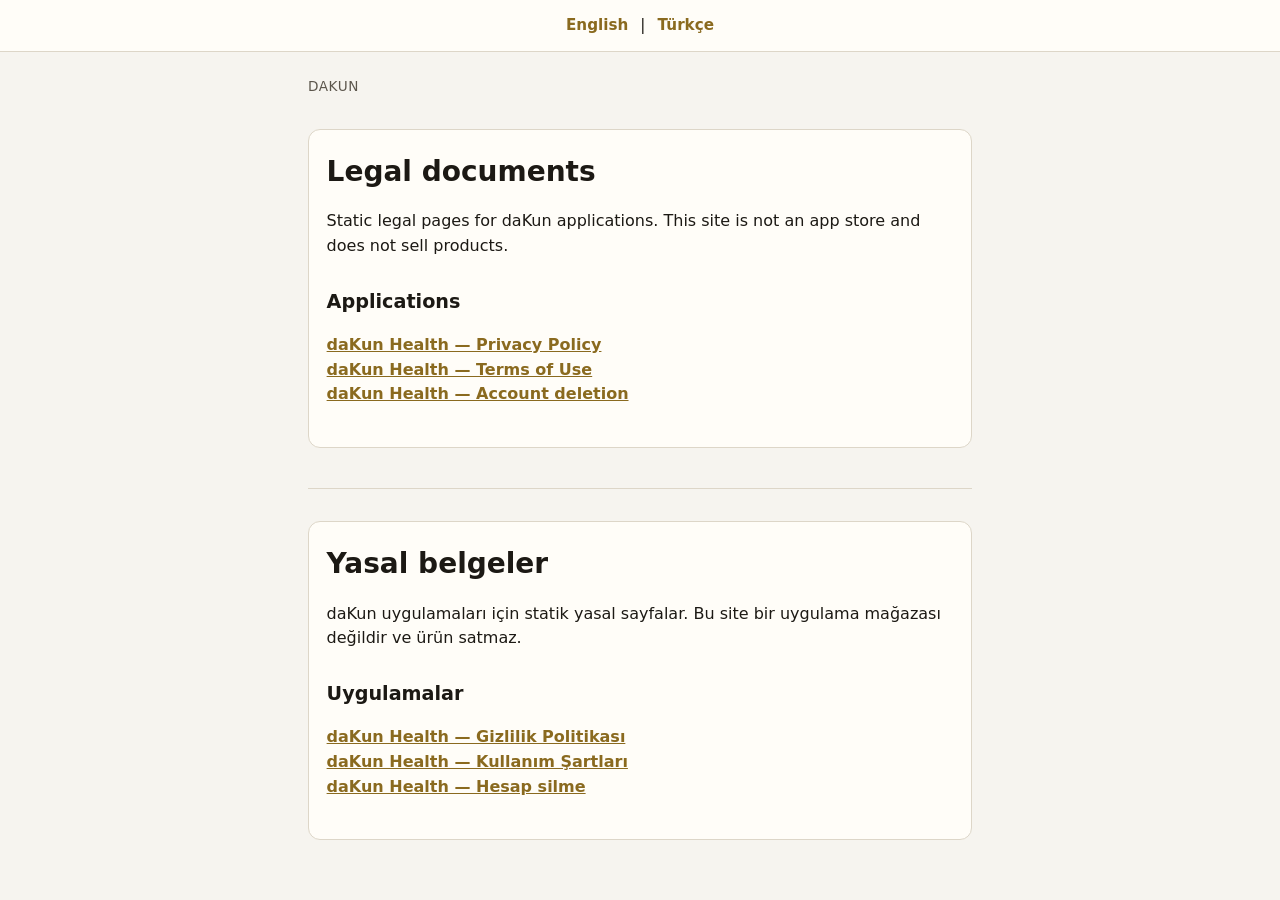
<file: index.html>
<!DOCTYPE html>
<html lang="en">
  <head>
    <meta charset="utf-8" />
    <meta name="viewport" content="width=device-width, initial-scale=1" />
    <title>daKun — legal</title>
    <link rel="stylesheet" href="assets/legal.css" />
  </head>
  <body>
    <nav class="lang-nav" aria-label="Language">
      <a href="#en">English</a>
      <span aria-hidden="true">|</span>
      <a href="#tr">Türkçe</a>
    </nav>
    <main class="wrap">
      <p class="site-kicker">daKun</p>

      <section id="en" lang="en">
        <h1>Legal documents</h1>
        <p>
          Static legal pages for daKun applications. This site is not an app
          store and does not sell products.
        </p>
        <h2>Applications</h2>
        <ul class="app-list">
          <li>
            <a href="health/privacy.html#en">daKun Health — Privacy Policy</a>
          </li>
          <li>
            <a href="health/terms.html#en">daKun Health — Terms of Use</a>
          </li>
          <li>
            <a href="health/account-deletion.html#en">daKun Health — Account deletion</a>
          </li>
        </ul>
      </section>

      <hr class="lang-split" />

      <section id="tr" lang="tr">
        <h1>Yasal belgeler</h1>
        <p>
          daKun uygulamaları için statik yasal sayfalar. Bu site bir uygulama
          mağazası değildir ve ürün satmaz.
        </p>
        <h2>Uygulamalar</h2>
        <ul class="app-list">
          <li>
            <a href="health/privacy.html#tr">daKun Health — Gizlilik Politikası</a>
          </li>
          <li>
            <a href="health/terms.html#tr">daKun Health — Kullanım Şartları</a>
          </li>
          <li>
            <a href="health/account-deletion.html#tr">daKun Health — Hesap silme</a>
          </li>
        </ul>
      </section>
    </main>
  </body>
</html>
</file>
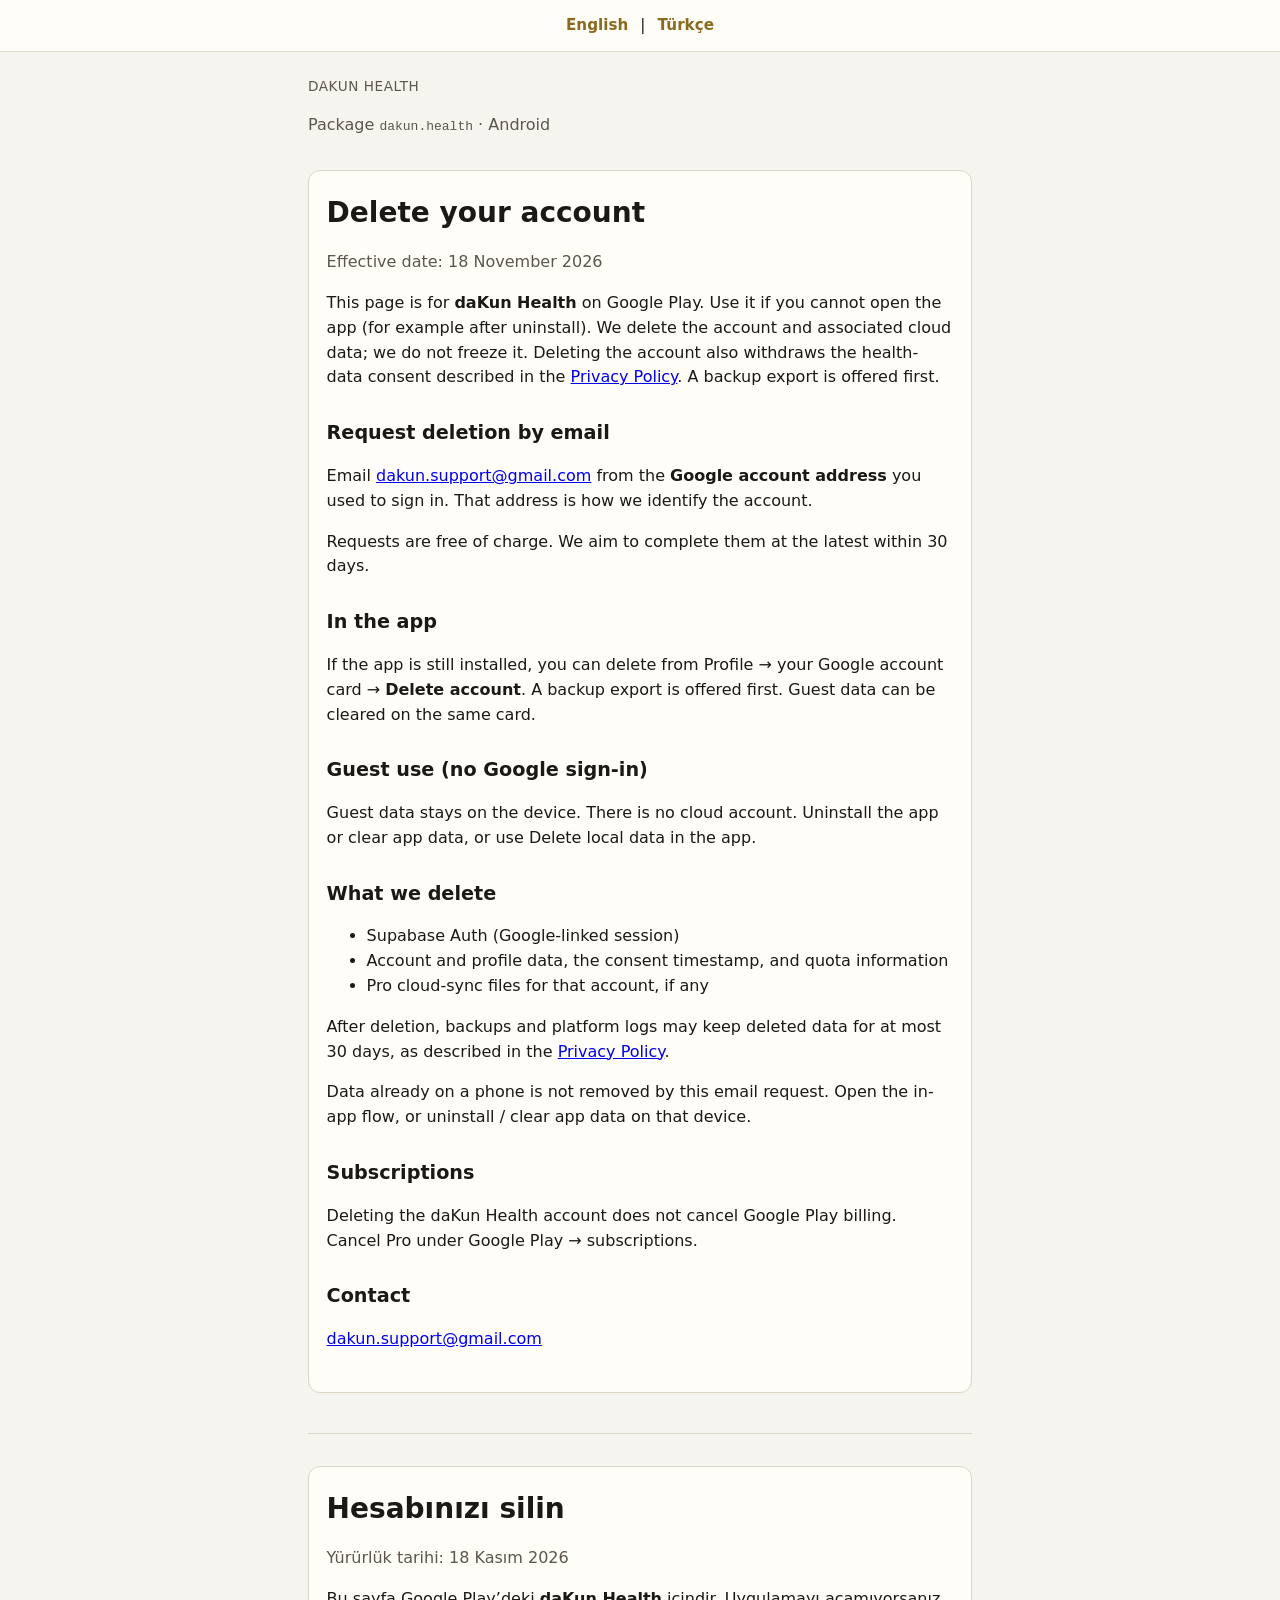
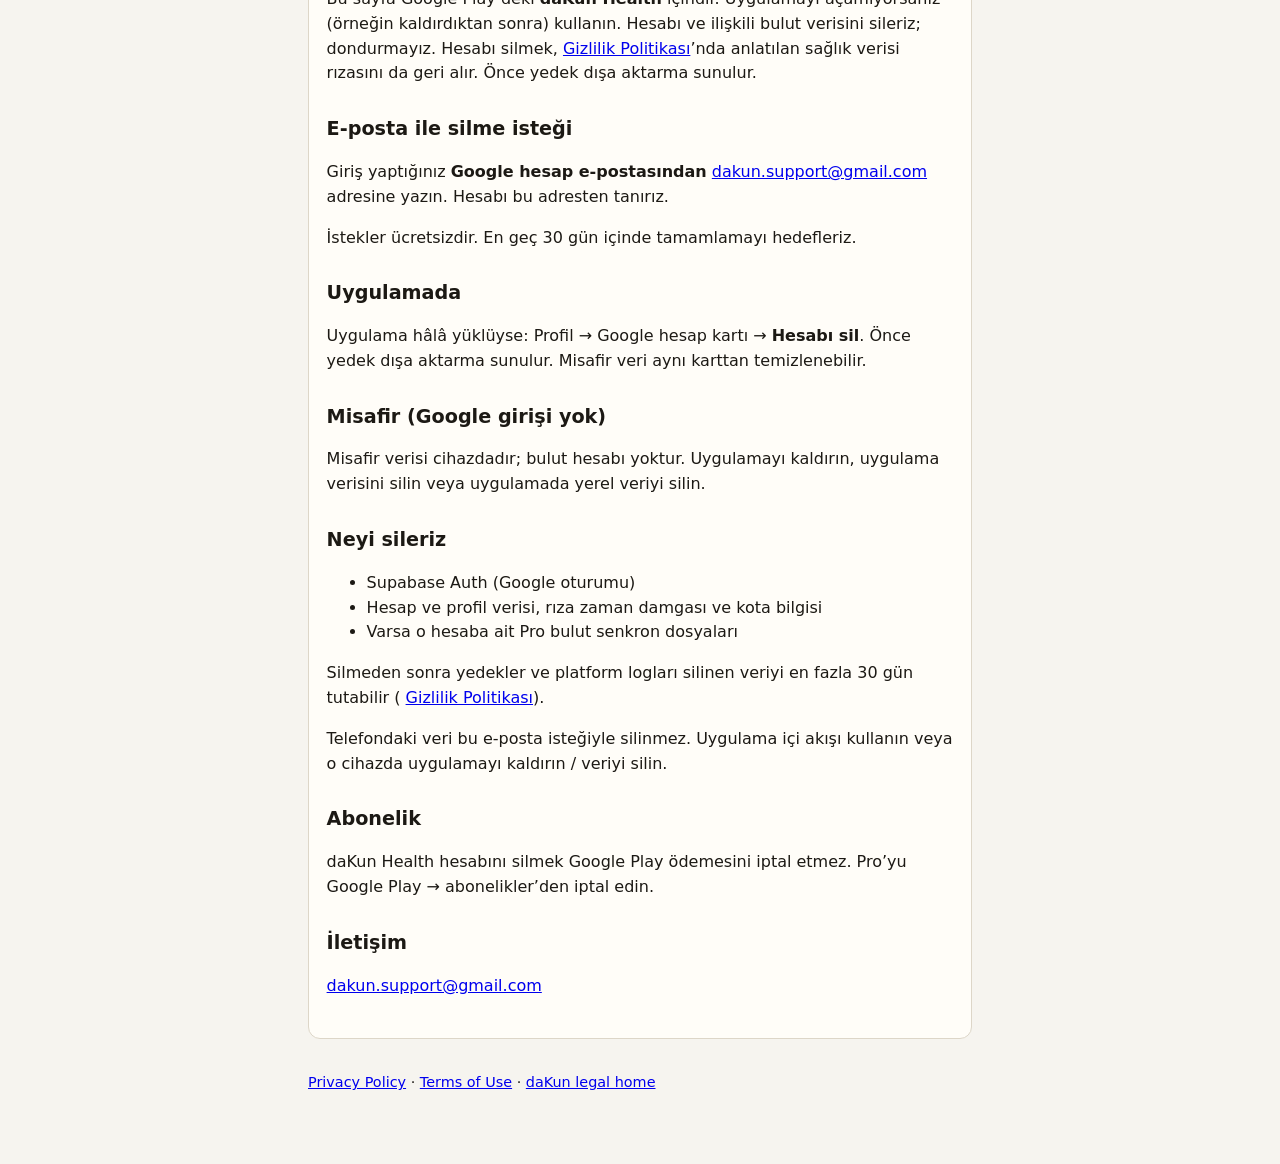
<file: health/account-deletion.html>
<!DOCTYPE html>
<html lang="en">
  <head>
    <meta charset="utf-8" />
    <meta name="viewport" content="width=device-width, initial-scale=1" />
    <title>daKun Health — Account deletion</title>
    <link rel="stylesheet" href="../assets/legal.css" />
  </head>
  <body>
    <nav class="lang-nav" aria-label="Language">
      <a href="#en">English</a>
      <span aria-hidden="true">|</span>
      <a href="#tr">Türkçe</a>
    </nav>
    <main class="wrap">
      <p class="site-kicker">daKun Health</p>
      <p class="muted">Package <code>dakun.health</code> · Android</p>

      <section id="en" lang="en">
        <h1>Delete your account</h1>
        <p class="effective">Effective date: 18 November 2026</p>
        <p>
          This page is for <strong>daKun Health</strong> on Google Play. Use it
          if you cannot open the app (for example after uninstall). We delete
          the account and associated cloud data; we do not freeze it. Deleting
          the account also withdraws the health-data consent described in the
          <a href="privacy.html">Privacy Policy</a>. A backup export is
          offered first.
        </p>

        <h2>Request deletion by email</h2>
        <p>
          Email
          <a
            href="mailto:dakun.support@gmail.com?subject=daKun%20Health%20account%20deletion"
            >dakun.support@gmail.com</a
          >
          from the <strong>Google account address</strong> you used to sign in.
          That address is how we identify the account.
        </p>
        <p>
          Requests are free of charge. We aim to complete them at the latest
          within 30 days.
        </p>

        <h2>In the app</h2>
        <p>
          If the app is still installed, you can delete from Profile → your
          Google account card → <strong>Delete account</strong>. A backup
          export is offered first. Guest data can be cleared on the same card.
        </p>

        <h2>Guest use (no Google sign-in)</h2>
        <p>
          Guest data stays on the device. There is no cloud account. Uninstall
          the app or clear app data, or use Delete local data in the app.
        </p>

        <h2>What we delete</h2>
        <ul>
          <li>Supabase Auth (Google-linked session)</li>
          <li>Account and profile data, the consent timestamp, and quota information</li>
          <li>Pro cloud-sync files for that account, if any</li>
        </ul>
        <p>
          After deletion, backups and platform logs may keep deleted data for
          at most 30 days, as described in the
          <a href="privacy.html">Privacy Policy</a>.
        </p>
        <p>
          Data already on a phone is not removed by this email request. Open
          the in-app flow, or uninstall / clear app data on that device.
        </p>

        <h2>Subscriptions</h2>
        <p>
          Deleting the daKun Health account does not cancel Google Play
          billing. Cancel Pro under Google Play → subscriptions.
        </p>

        <h2>Contact</h2>
        <p>
          <a href="mailto:dakun.support@gmail.com">dakun.support@gmail.com</a>
        </p>
      </section>

      <hr class="lang-split" />

      <section id="tr" lang="tr">
        <h1>Hesabınızı silin</h1>
        <p class="effective">Yürürlük tarihi: 18 Kasım 2026</p>
        <p>
          Bu sayfa Google Play’deki <strong>daKun Health</strong> içindir.
          Uygulamayı açamıyorsanız (örneğin kaldırdıktan sonra) kullanın.
          Hesabı ve ilişkili bulut verisini sileriz; dondurmayız. Hesabı
          silmek, <a href="privacy.html">Gizlilik Politikası</a>’nda anlatılan
          sağlık verisi rızasını da geri alır. Önce yedek dışa aktarma
          sunulur.
        </p>

        <h2>E-posta ile silme isteği</h2>
        <p>
          Giriş yaptığınız <strong>Google hesap e-postasından</strong>
          <a
            href="mailto:dakun.support@gmail.com?subject=daKun%20Health%20account%20deletion"
            >dakun.support@gmail.com</a
          >
          adresine yazın. Hesabı bu adresten tanırız.
        </p>
        <p>
          İstekler ücretsizdir. En geç 30 gün içinde tamamlamayı hedefleriz.
        </p>

        <h2>Uygulamada</h2>
        <p>
          Uygulama hâlâ yüklüyse: Profil → Google hesap kartı →
          <strong>Hesabı sil</strong>. Önce yedek dışa aktarma sunulur.
          Misafir veri aynı karttan temizlenebilir.
        </p>

        <h2>Misafir (Google girişi yok)</h2>
        <p>
          Misafir verisi cihazdadır; bulut hesabı yoktur. Uygulamayı kaldırın,
          uygulama verisini silin veya uygulamada yerel veriyi silin.
        </p>

        <h2>Neyi sileriz</h2>
        <ul>
          <li>Supabase Auth (Google oturumu)</li>
          <li>Hesap ve profil verisi, rıza zaman damgası ve kota bilgisi</li>
          <li>Varsa o hesaba ait Pro bulut senkron dosyaları</li>
        </ul>
        <p>
          Silmeden sonra yedekler ve platform logları silinen veriyi en fazla
          30 gün tutabilir (
          <a href="privacy.html">Gizlilik Politikası</a>).
        </p>
        <p>
          Telefondaki veri bu e-posta isteğiyle silinmez. Uygulama içi akışı
          kullanın veya o cihazda uygulamayı kaldırın / veriyi silin.
        </p>

        <h2>Abonelik</h2>
        <p>
          daKun Health hesabını silmek Google Play ödemesini iptal etmez. Pro’yu
          Google Play → abonelikler’den iptal edin.
        </p>

        <h2>İletişim</h2>
        <p>
          <a href="mailto:dakun.support@gmail.com">dakun.support@gmail.com</a>
        </p>
      </section>

      <footer>
        <p>
          <a href="privacy.html">Privacy Policy</a>
          ·
          <a href="terms.html">Terms of Use</a>
          ·
          <a href="../index.html">daKun legal home</a>
        </p>
      </footer>
    </main>
  </body>
</html>
</file>
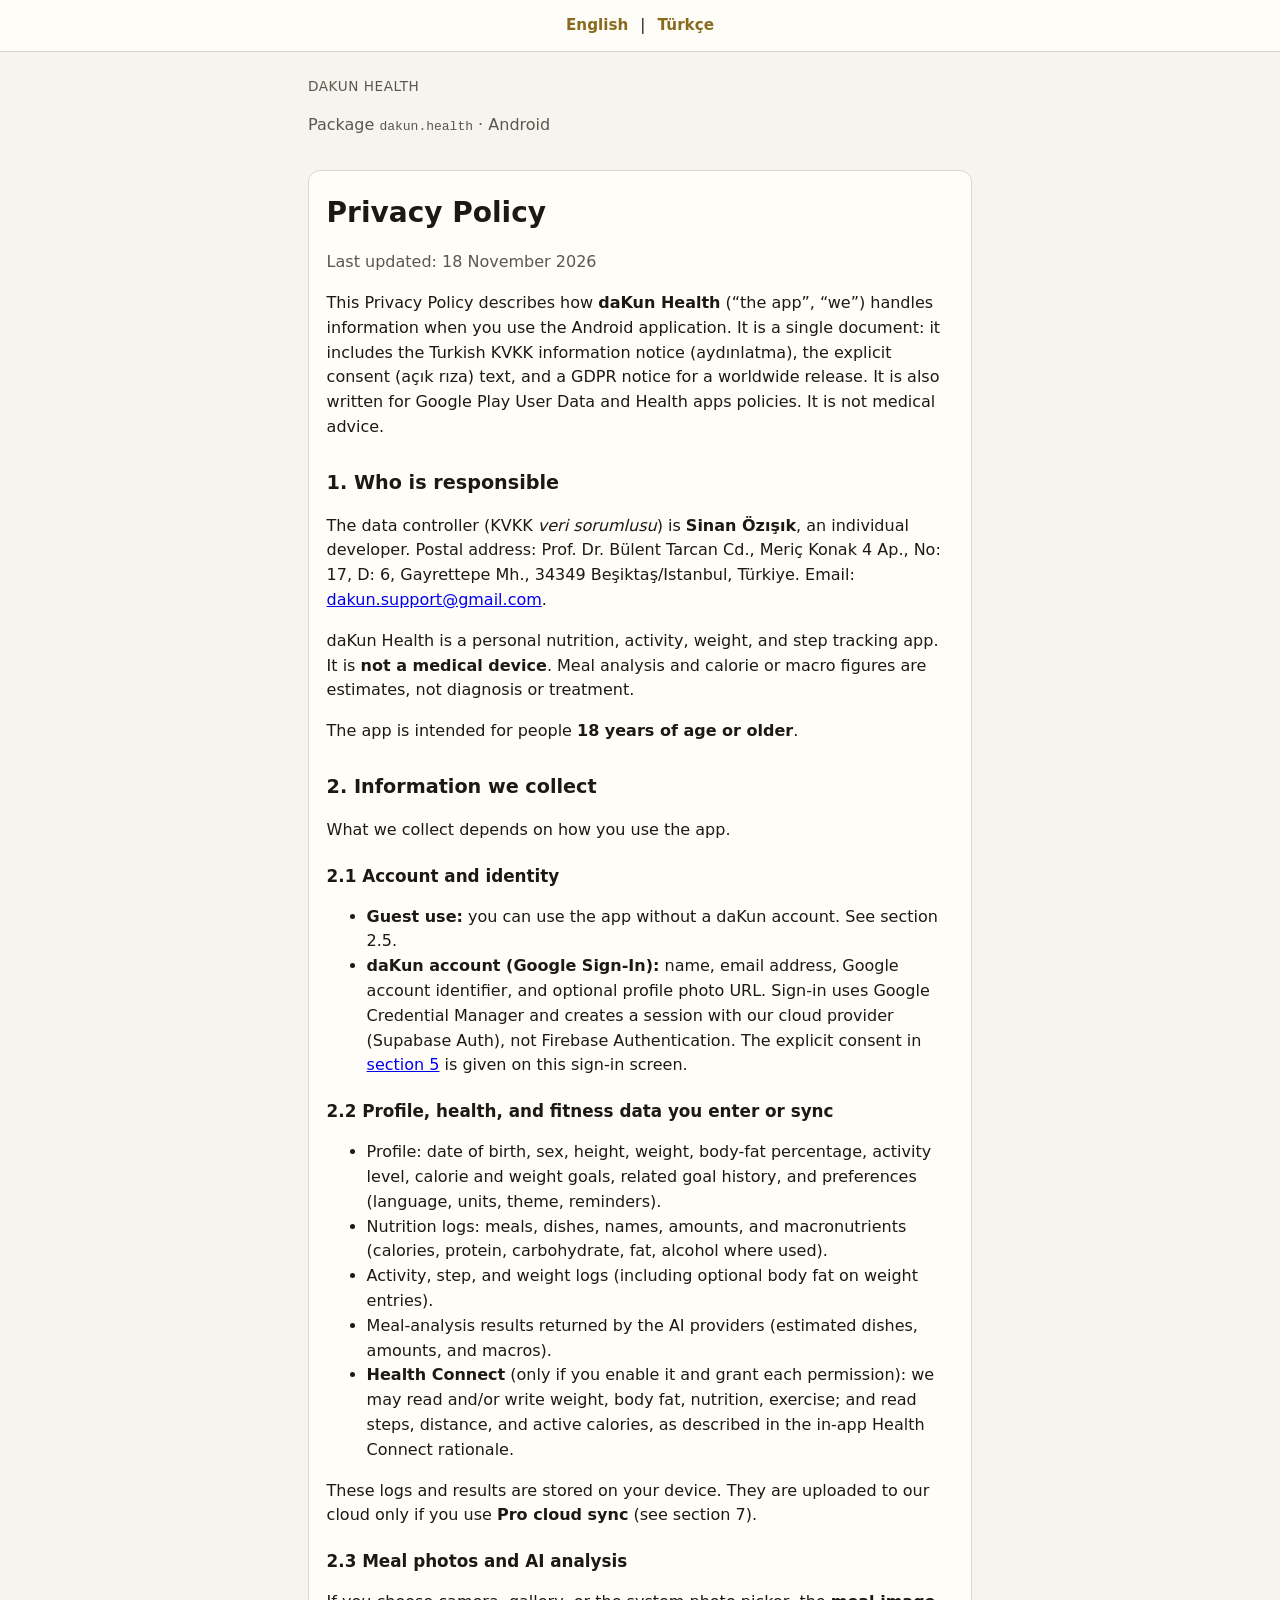
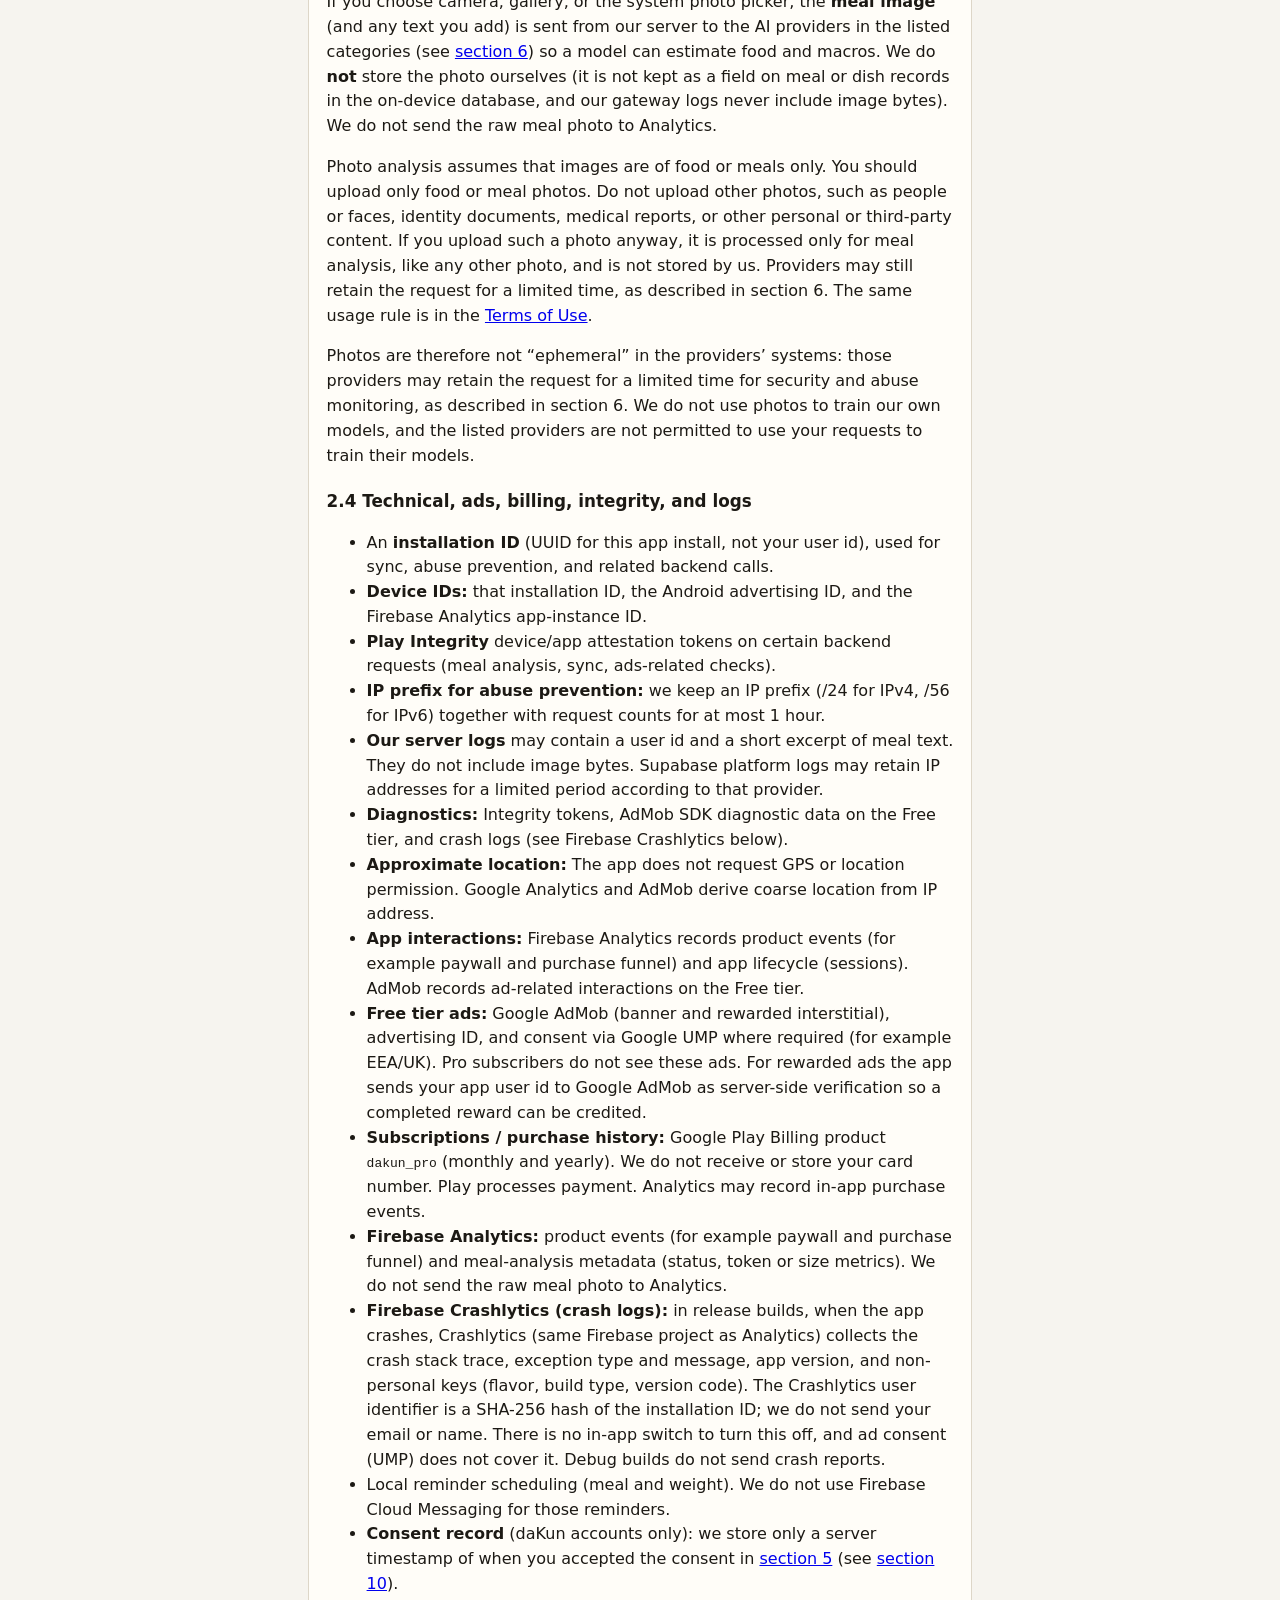
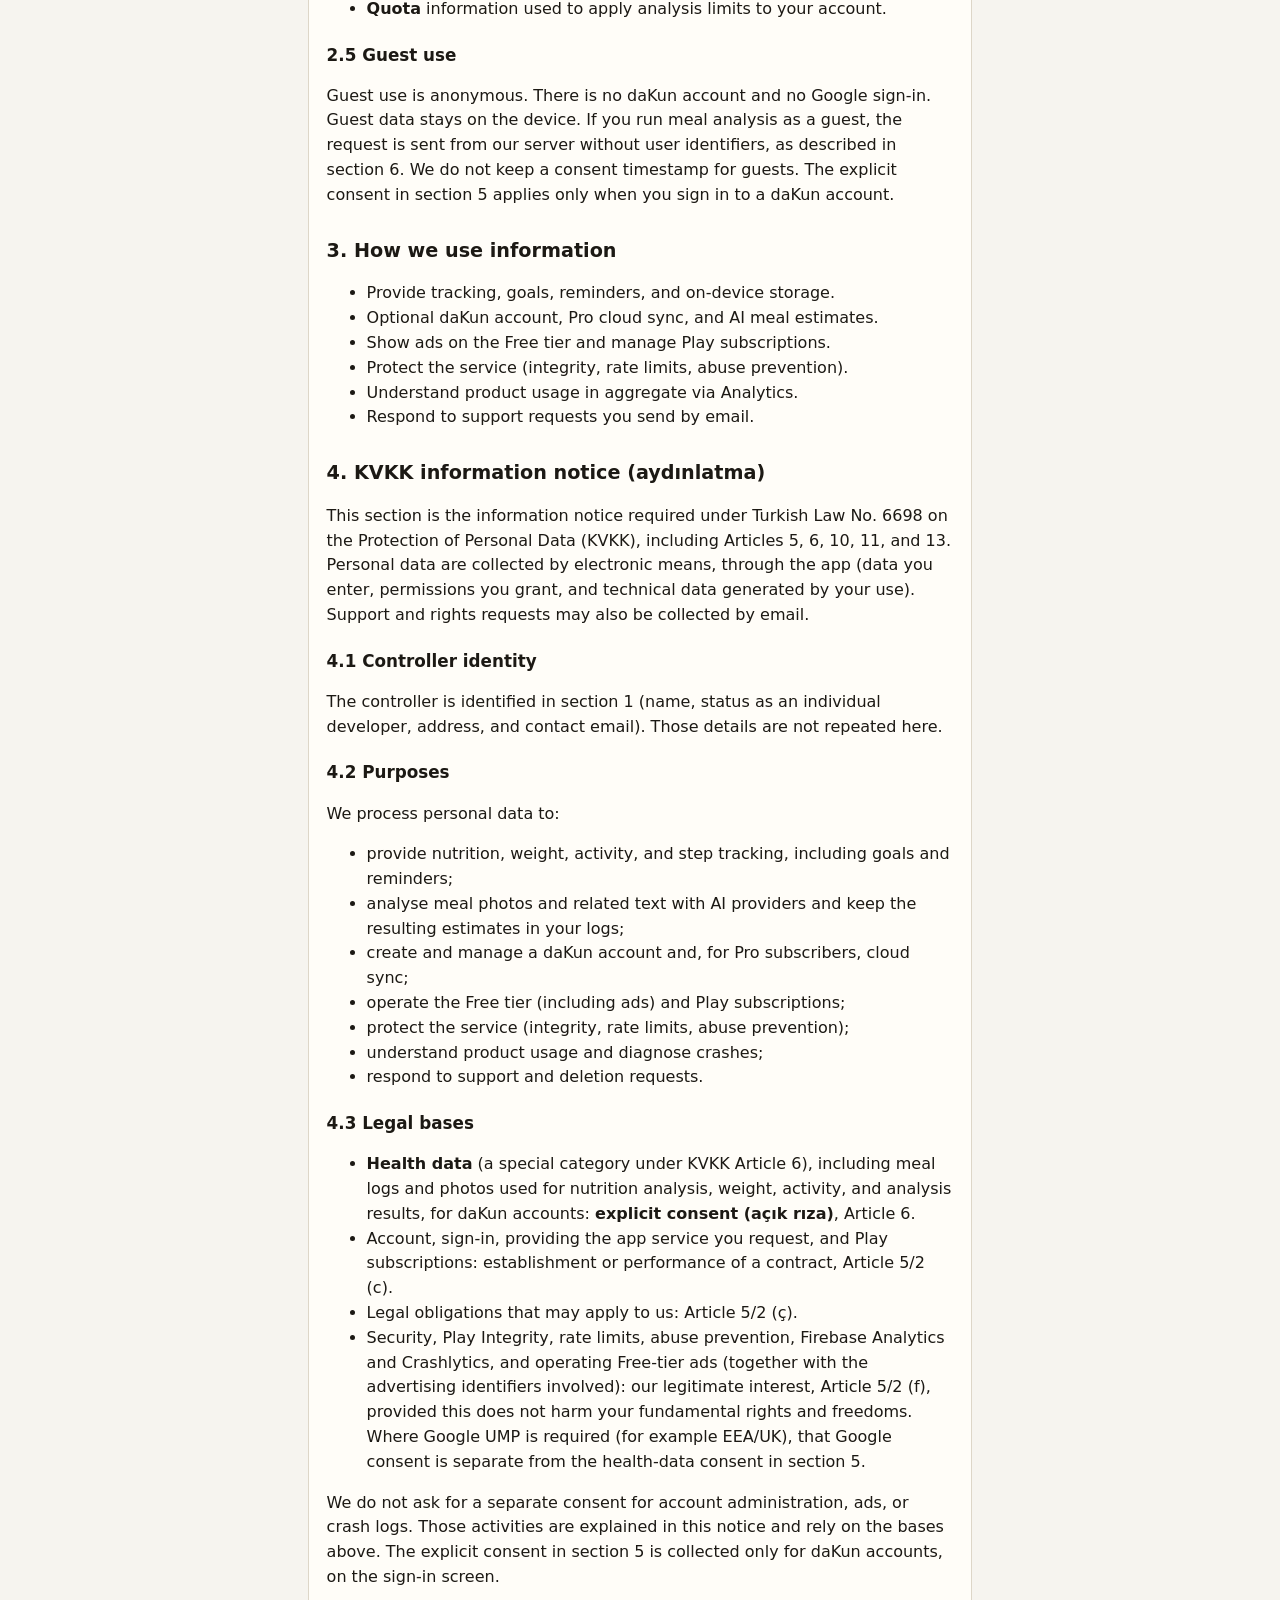
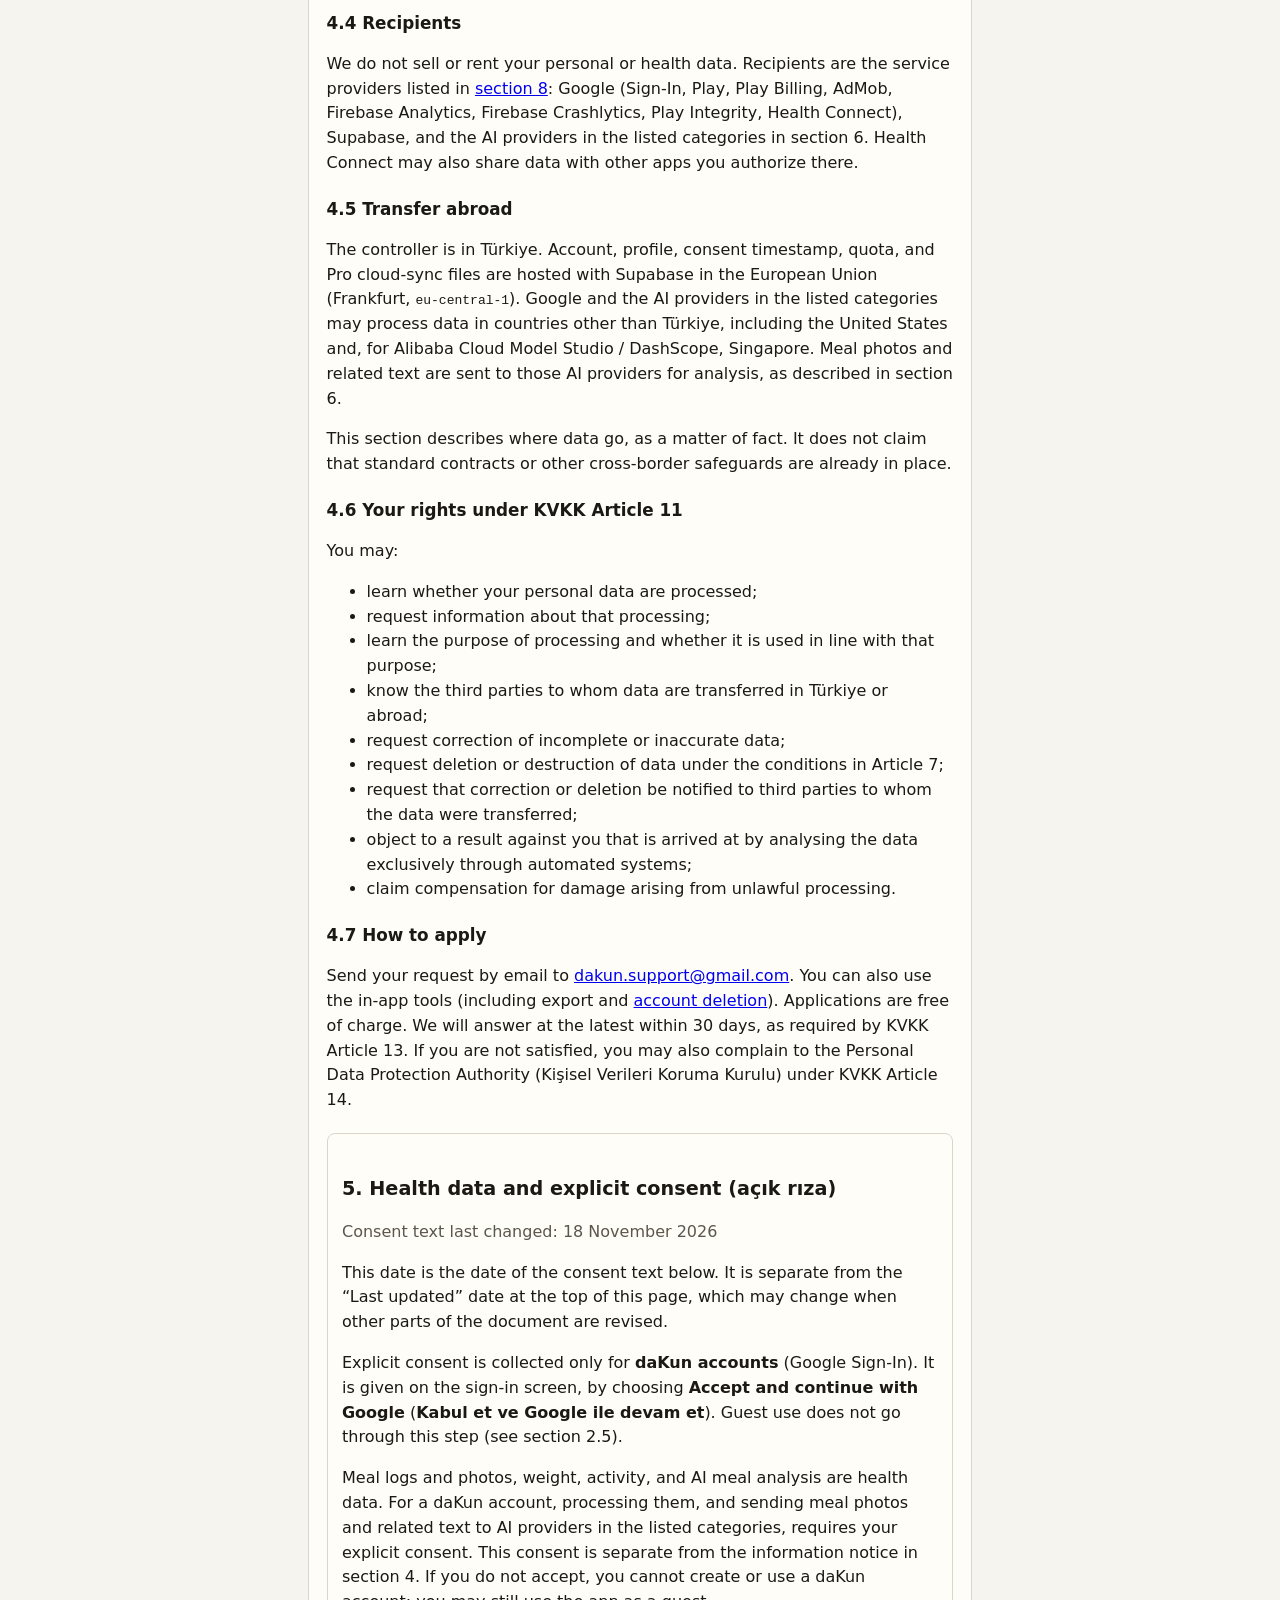
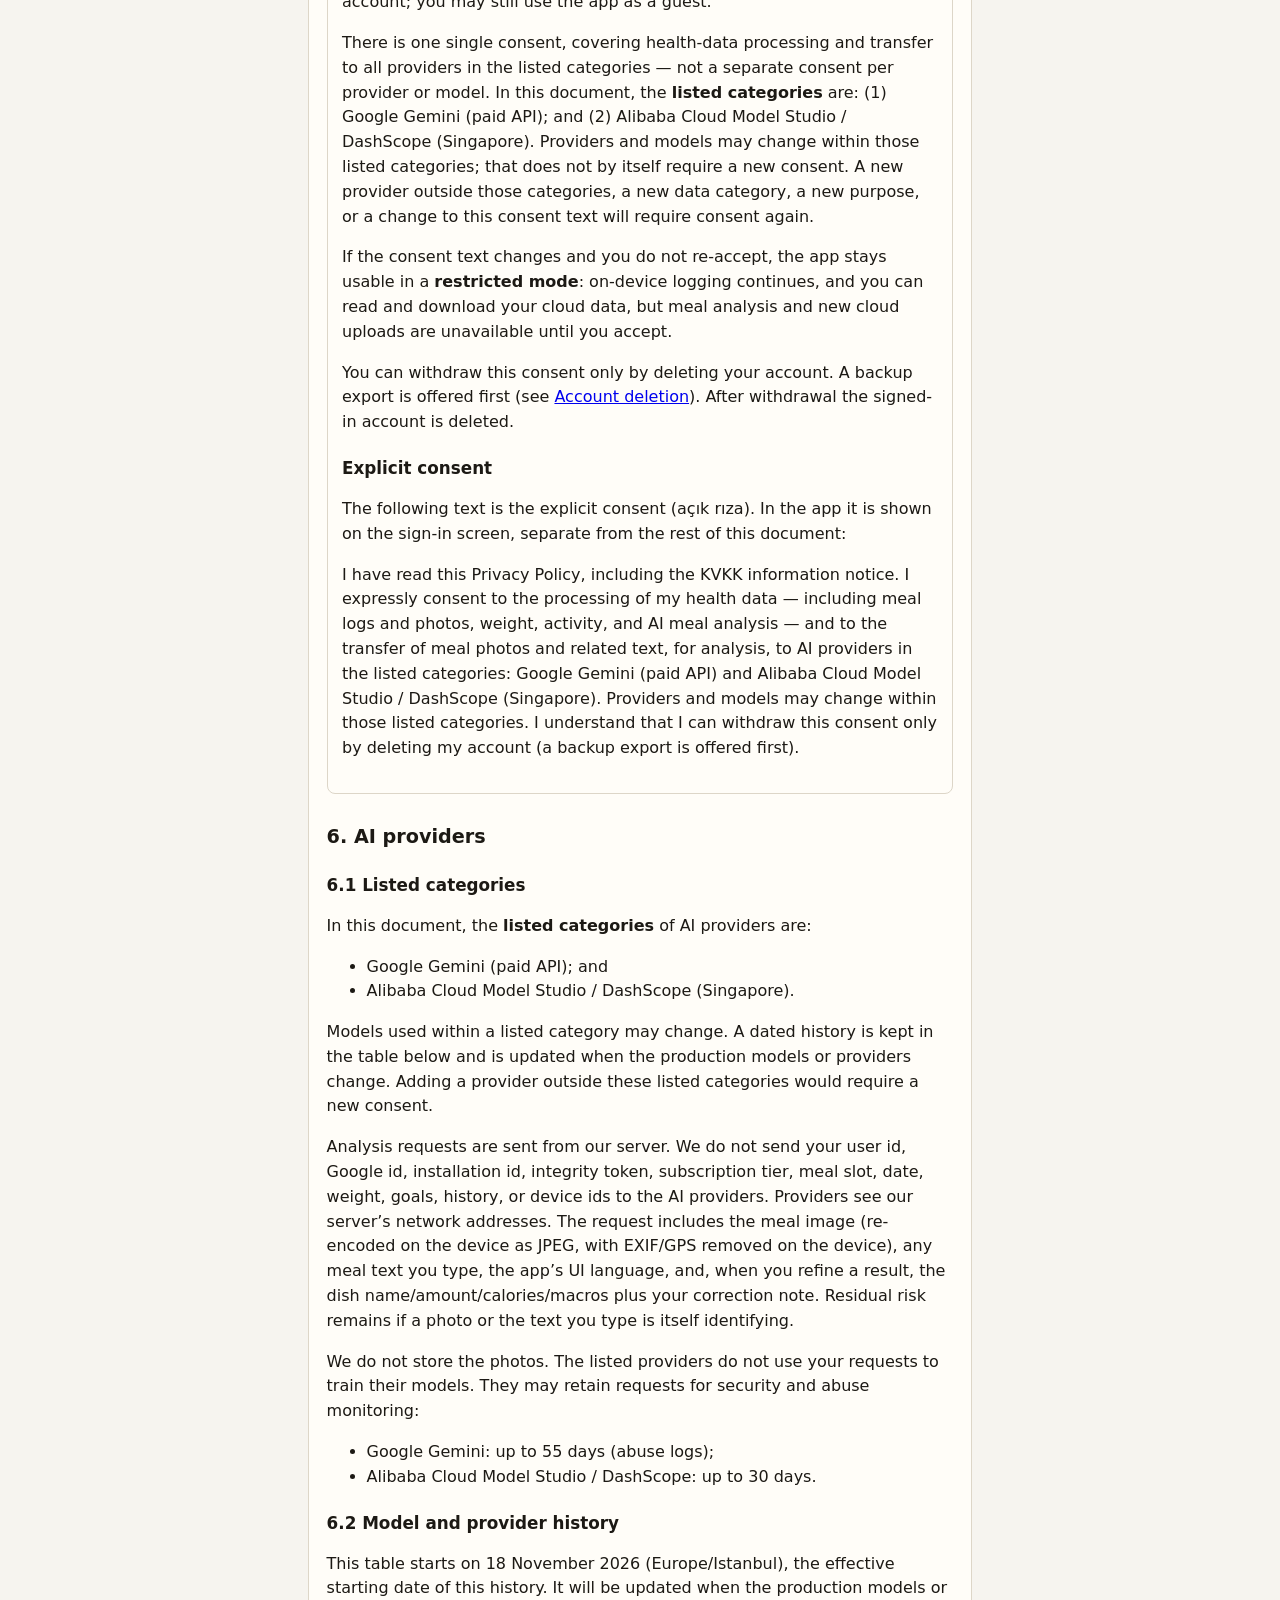
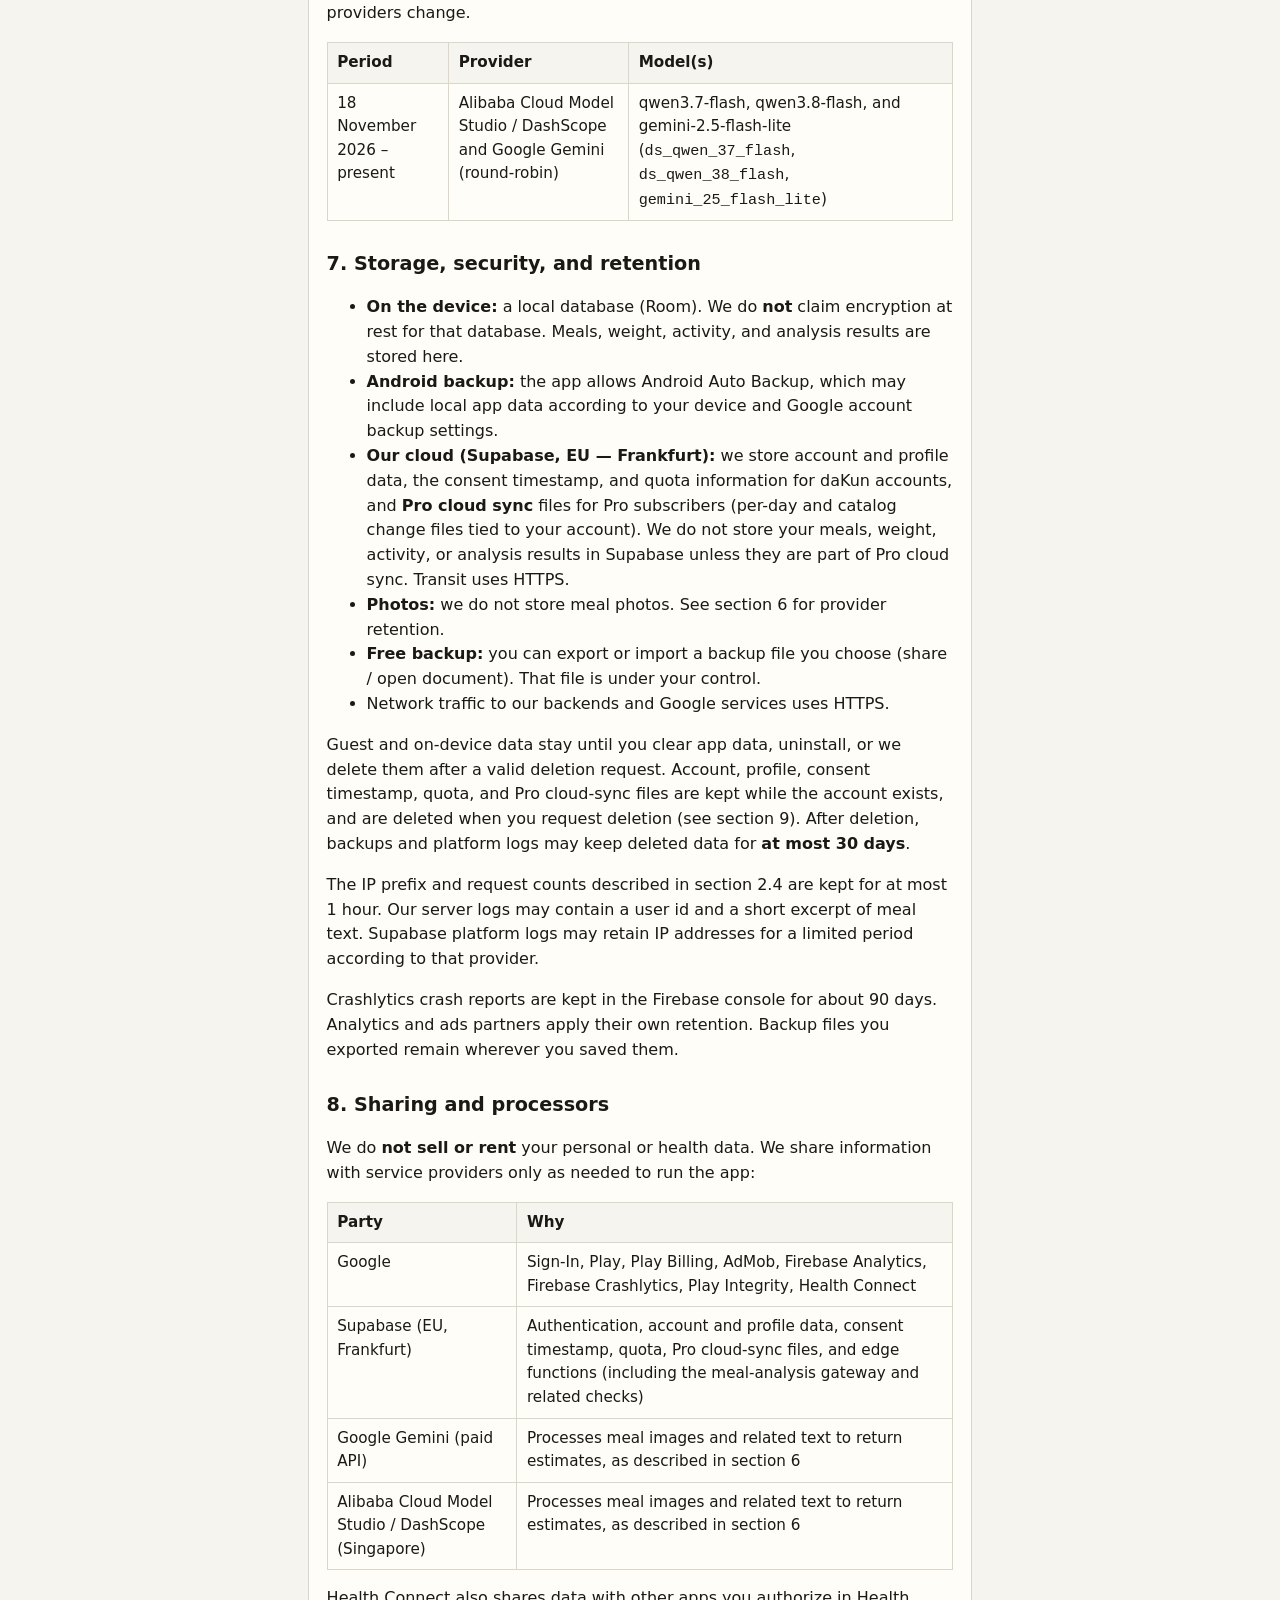
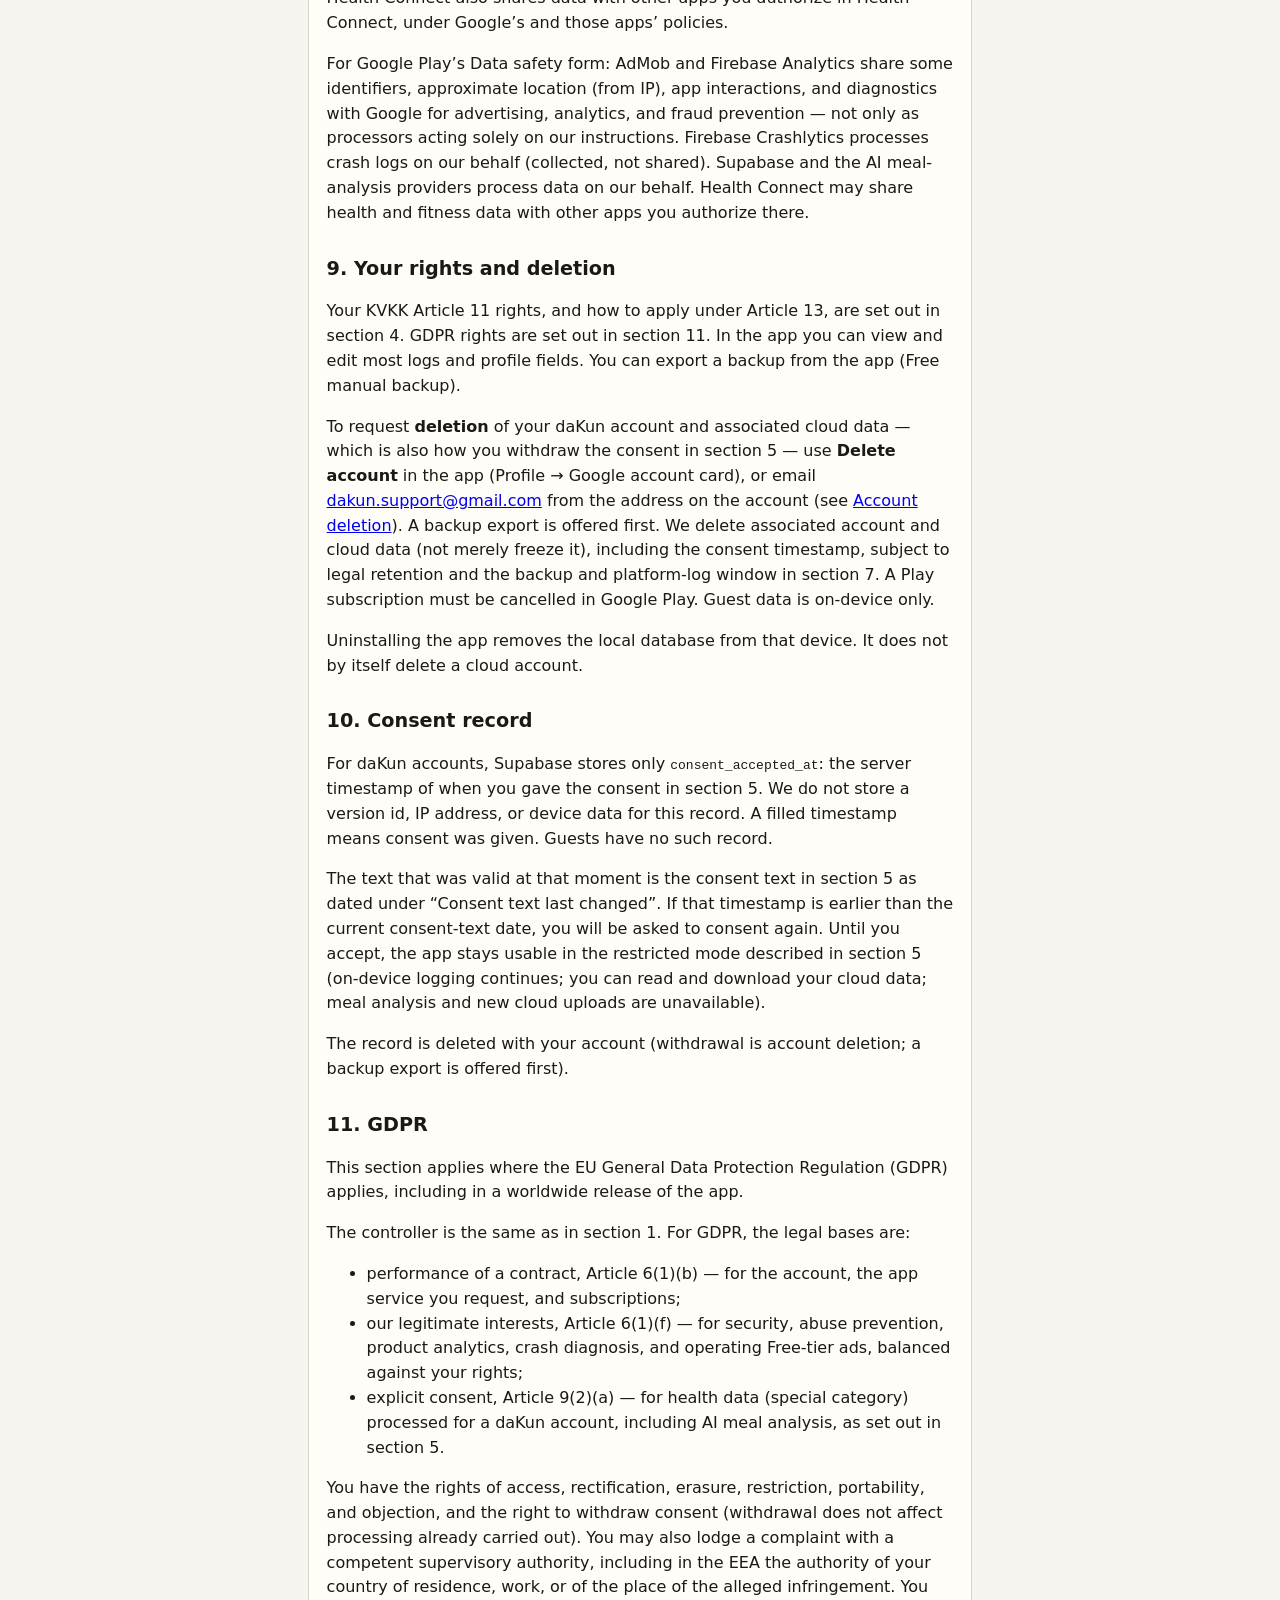
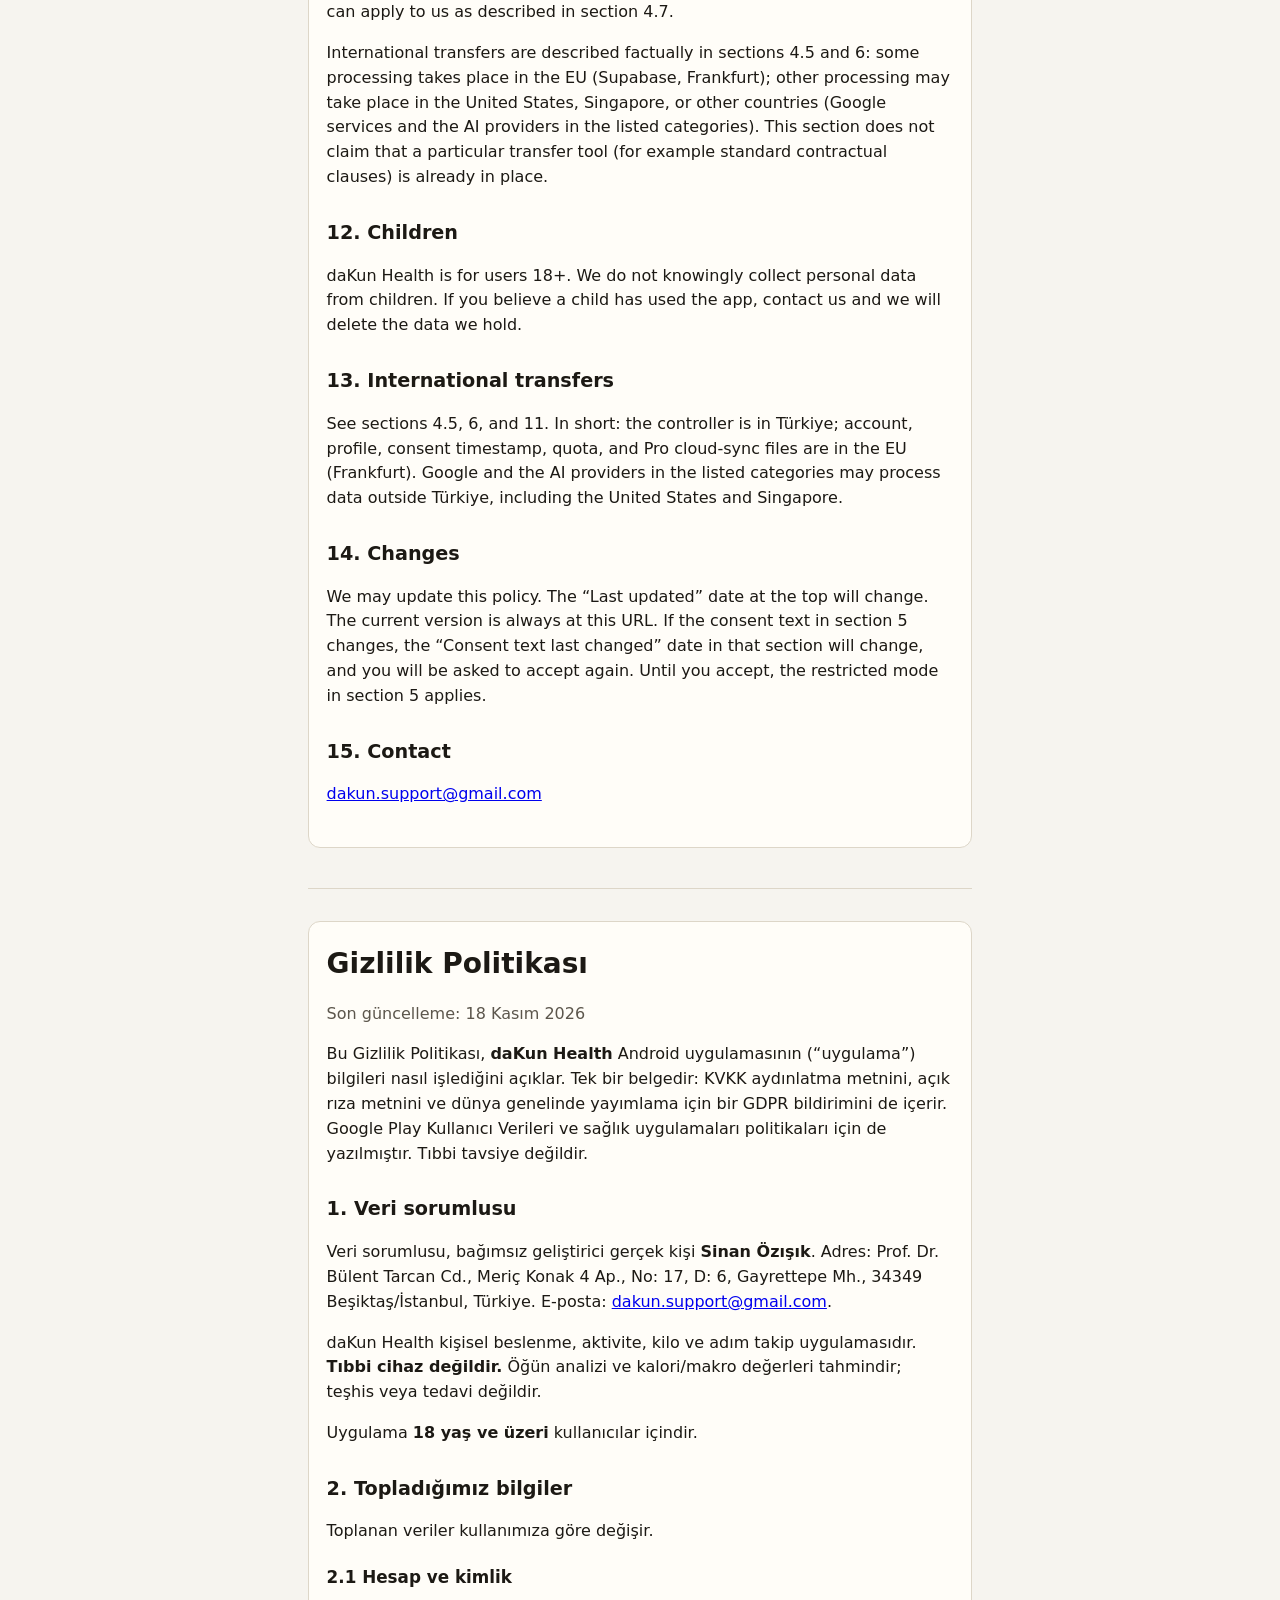
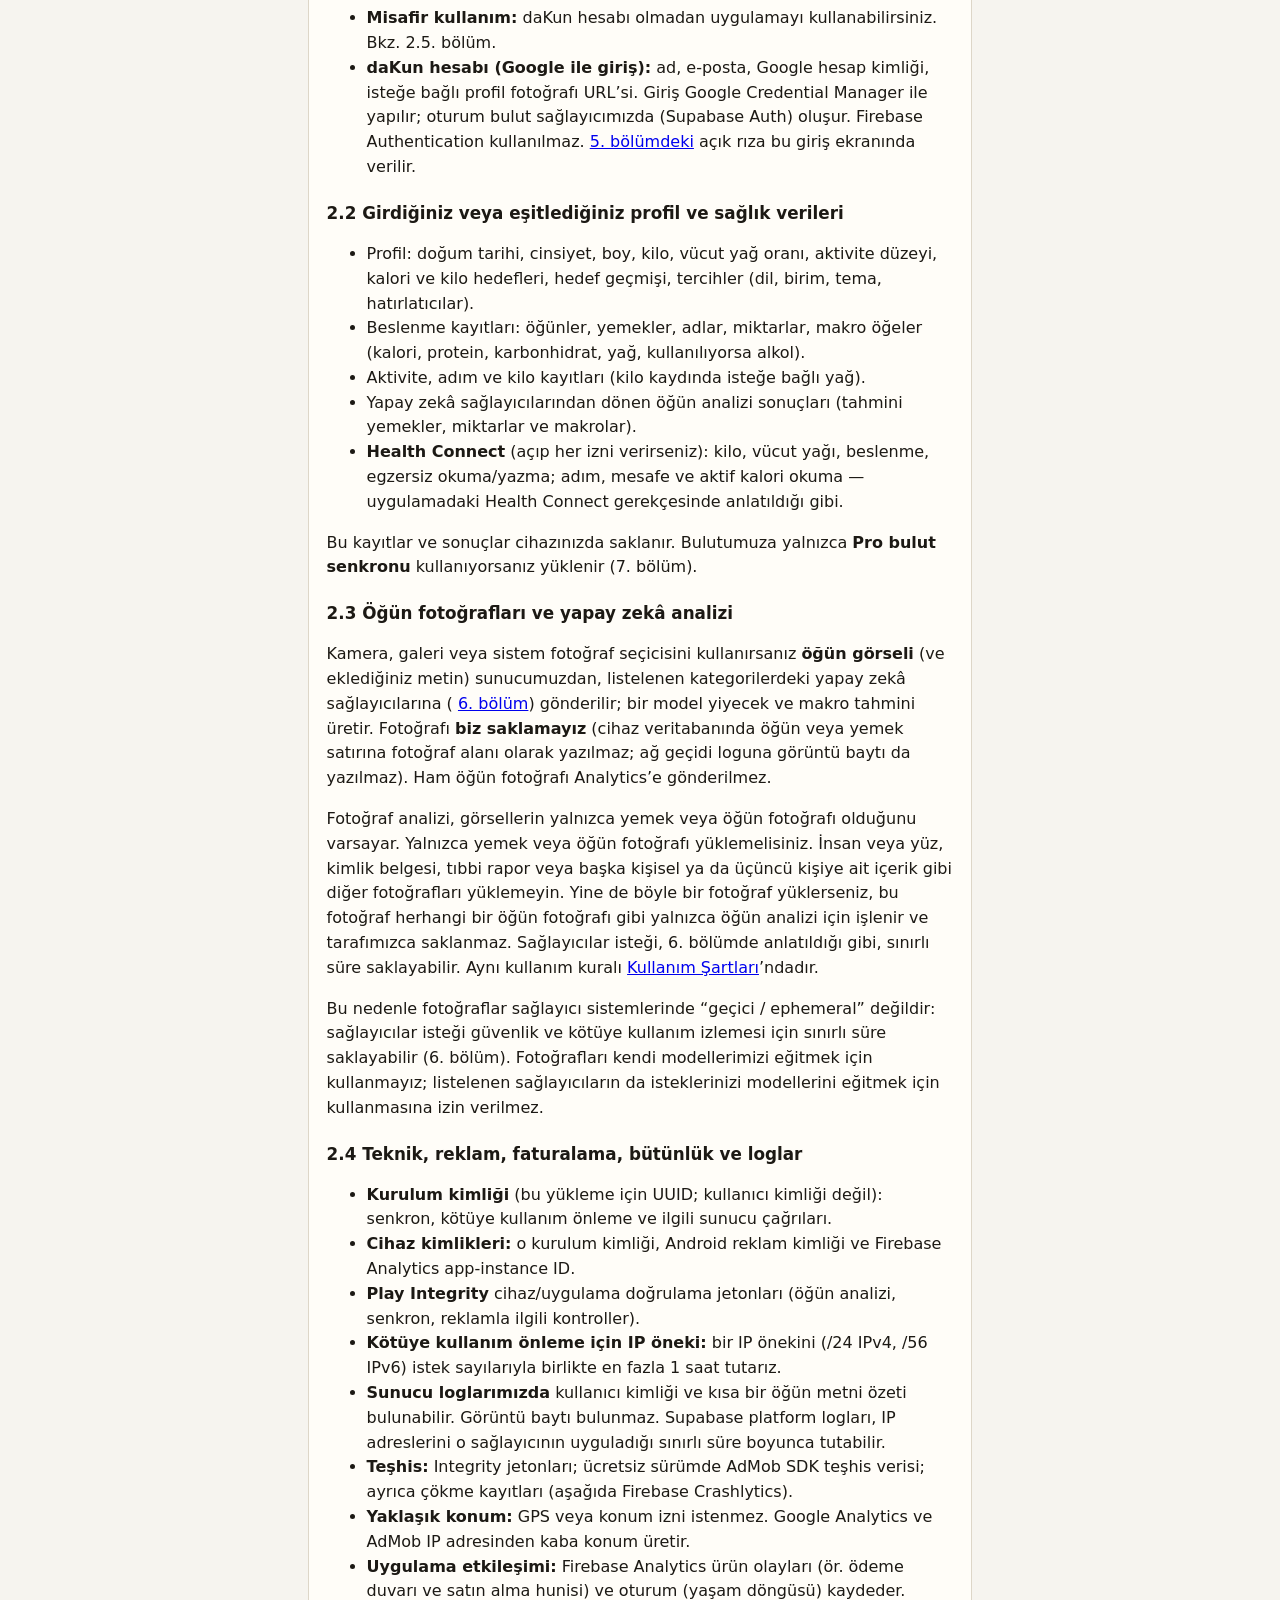
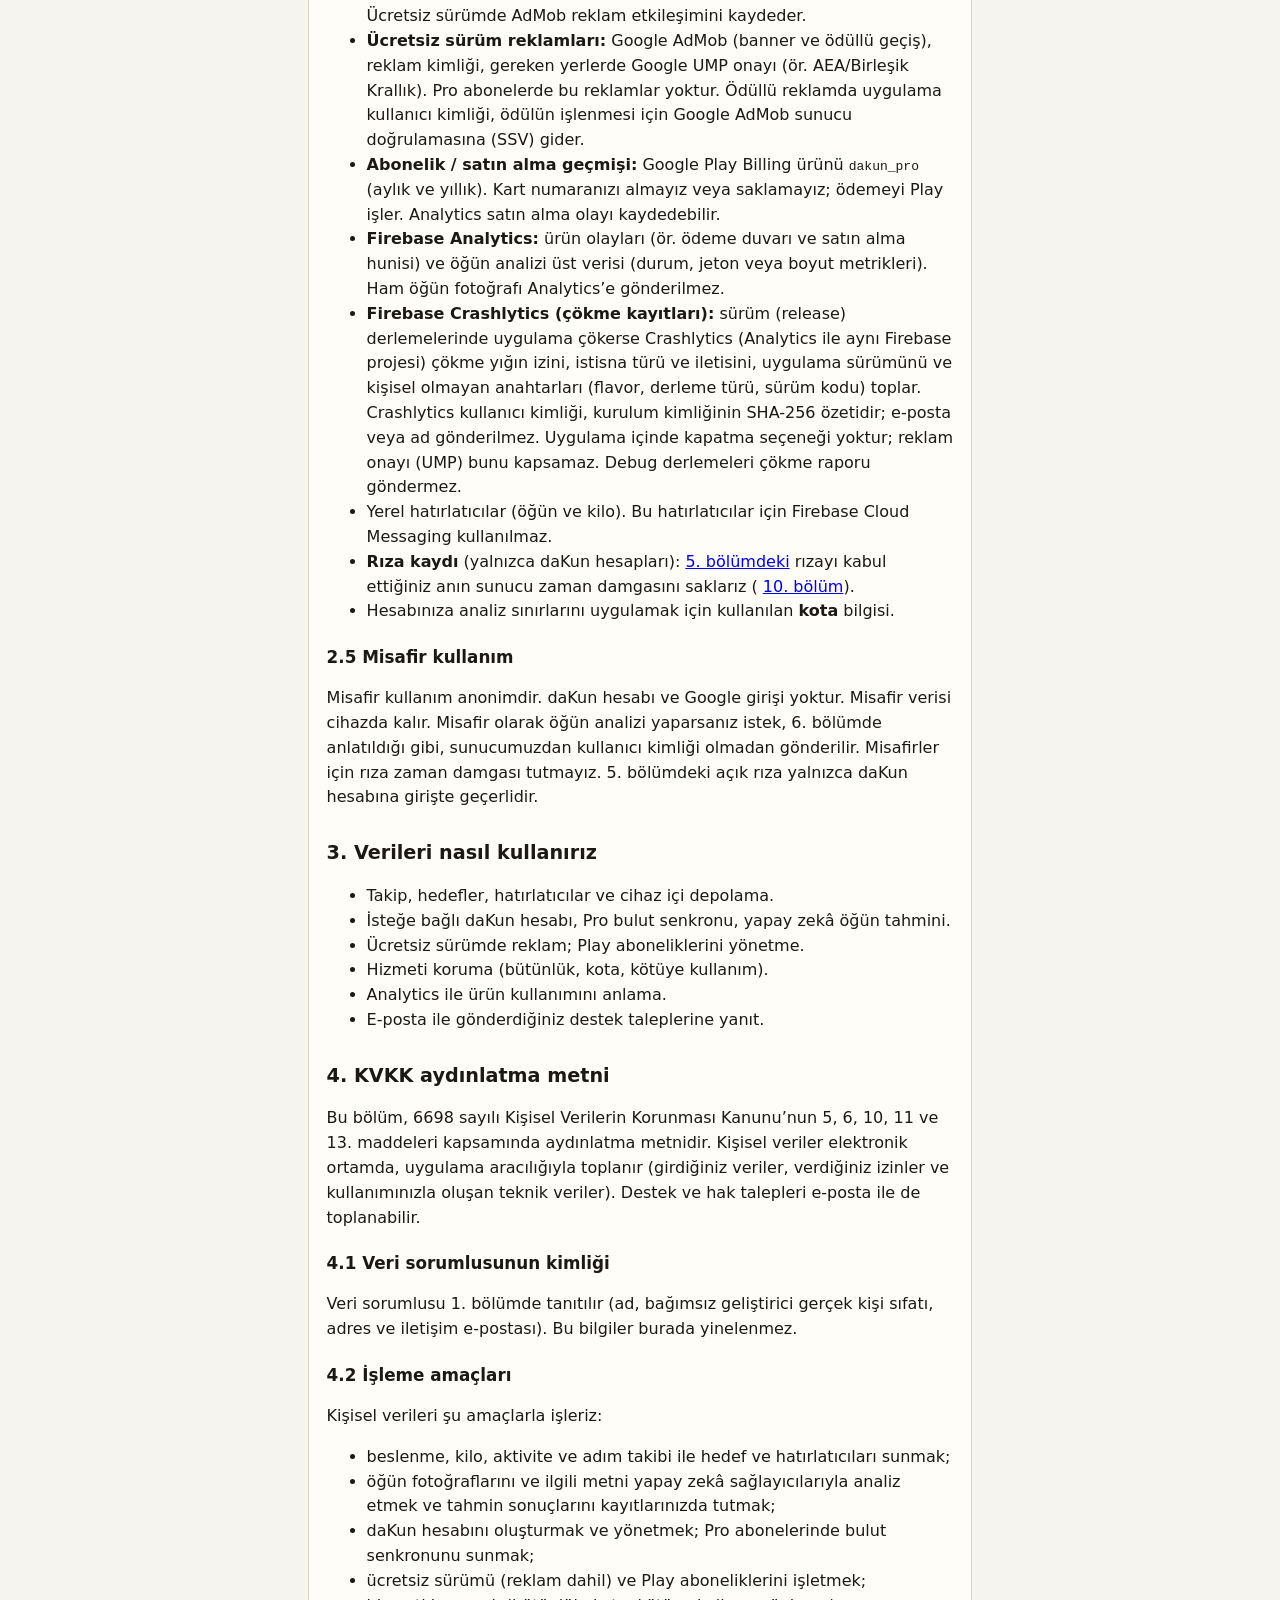
<file: health/privacy.html>
<!DOCTYPE html>
<html lang="en">
  <head>
    <meta charset="utf-8" />
    <meta name="viewport" content="width=device-width, initial-scale=1" />
    <title>daKun Health — Privacy Policy</title>
    <link rel="stylesheet" href="../assets/legal.css" />
  </head>
  <body>
    <nav class="lang-nav" aria-label="Language">
      <a href="#en">English</a>
      <span aria-hidden="true">|</span>
      <a href="#tr">Türkçe</a>
    </nav>
    <main class="wrap">
      <p class="site-kicker">daKun Health</p>
      <p class="muted">Package <code>dakun.health</code> · Android</p>

      <section id="en" lang="en">
        <h1>Privacy Policy</h1>
        <p class="effective">Last updated: 18 November 2026</p>
        <p>
          This Privacy Policy describes how <strong>daKun Health</strong>
          (“the app”, “we”) handles information when you use the Android
          application. It is a single document: it includes the Turkish KVKK
          information notice (aydınlatma), the explicit consent (açık rıza)
          text, and a GDPR notice for a worldwide release. It is also written
          for Google Play User Data and Health apps policies. It is not
          medical advice.
        </p>

        <h2>1. Who is responsible</h2>
        <p>
          The data controller (KVKK <em>veri sorumlusu</em>) is
          <strong>Sinan Özışık</strong>, an individual developer. Postal
          address: Prof. Dr. Bülent Tarcan Cd., Meriç Konak 4 Ap., No: 17,
          D: 6, Gayrettepe Mh., 34349 Beşiktaş/Istanbul, Türkiye. Email:
          <a href="mailto:dakun.support@gmail.com">dakun.support@gmail.com</a>.
        </p>
        <p>
          daKun Health is a personal nutrition, activity, weight, and step
          tracking app. It is <strong>not a medical device</strong>. Meal
          analysis and calorie or macro figures are estimates, not diagnosis or
          treatment.
        </p>
        <p>
          The app is intended for people <strong>18 years of age or older</strong>.
        </p>

        <h2>2. Information we collect</h2>
        <p>What we collect depends on how you use the app.</p>
        <h3>2.1 Account and identity</h3>
        <ul>
          <li>
            <strong>Guest use:</strong> you can use the app without a daKun
            account. See section 2.5.
          </li>
          <li>
            <strong>daKun account (Google Sign-In):</strong> name, email
            address, Google account identifier, and optional profile photo URL.
            Sign-in uses Google Credential Manager and creates a session with
            our cloud provider (Supabase Auth), not Firebase Authentication.
            The explicit consent in
            <a href="#consent-en">section 5</a> is given on this sign-in
            screen.
          </li>
        </ul>
        <h3>2.2 Profile, health, and fitness data you enter or sync</h3>
        <ul>
          <li>
            Profile: date of birth, sex, height, weight, body-fat percentage,
            activity level, calorie and weight goals, related goal history, and
            preferences (language, units, theme, reminders).
          </li>
          <li>
            Nutrition logs: meals, dishes, names, amounts, and macronutrients
            (calories, protein, carbohydrate, fat, alcohol where used).
          </li>
          <li>
            Activity, step, and weight logs (including optional body fat on
            weight entries).
          </li>
          <li>
            Meal-analysis results returned by the AI providers (estimated
            dishes, amounts, and macros).
          </li>
          <li>
            <strong>Health Connect</strong> (only if you enable it and grant each
            permission): we may read and/or write weight, body fat, nutrition,
            exercise; and read steps, distance, and active calories, as
            described in the in-app Health Connect rationale.
          </li>
        </ul>
        <p>
          These logs and results are stored on your device. They are uploaded
          to our cloud only if you use <strong>Pro cloud sync</strong> (see
          section 7).
        </p>
        <h3>2.3 Meal photos and AI analysis</h3>
        <p>
          If you choose camera, gallery, or the system photo picker, the
          <strong>meal image</strong> (and any text you add) is sent from our
          server to the AI providers in the listed categories (see
          <a href="#ai-providers-en">section 6</a>) so a model can estimate
          food and macros. We do <strong>not</strong> store the photo ourselves
          (it is not kept as a field on meal or dish records in the on-device
          database, and our gateway logs never include image bytes). We do not
          send the raw meal photo to Analytics.
        </p>
        <p>
          Photo analysis assumes that images are of food or meals only. You
          should upload only food or meal photos. Do not upload other photos,
          such as people or faces, identity documents, medical reports, or
          other personal or third-party content. If you upload such a photo
          anyway, it is processed only for meal analysis, like any other
          photo, and is not stored by us. Providers may still retain the
          request for a limited time, as described in section 6. The same
          usage rule is in the
          <a href="terms.html">Terms of Use</a>.
        </p>
        <p>
          Photos are therefore not “ephemeral” in the providers’ systems: those
          providers may retain the request for a limited time for security and
          abuse monitoring, as described in section 6. We do not use photos to
          train our own models, and the listed providers are not permitted to
          use your requests to train their models.
        </p>

        <h3>2.4 Technical, ads, billing, integrity, and logs</h3>
        <ul>
          <li>
            An <strong>installation ID</strong> (UUID for this app install, not
            your user id), used for sync, abuse prevention, and related backend
            calls.
          </li>
          <li>
            <strong>Device IDs:</strong> that installation ID, the Android
            advertising ID, and the Firebase Analytics app-instance ID.
          </li>
          <li>
            <strong>Play Integrity</strong> device/app attestation tokens on
            certain backend requests (meal analysis, sync, ads-related checks).
          </li>
          <li>
            <strong>IP prefix for abuse prevention:</strong> we keep an IP
            prefix (/24 for IPv4, /56 for IPv6) together with request counts
            for at most 1 hour.
          </li>
          <li>
            <strong>Our server logs</strong> may contain a user id and a short
            excerpt of meal text. They do not include image bytes. Supabase
            platform logs may retain IP addresses for a limited period
            according to that provider.
          </li>
          <li>
            <strong>Diagnostics:</strong> Integrity tokens, AdMob SDK
            diagnostic data on the Free tier, and crash logs (see Firebase
            Crashlytics below).
          </li>
          <li>
            <strong>Approximate location:</strong> The app does not request GPS
            or location permission. Google Analytics and AdMob derive coarse
            location from IP address.
          </li>
          <li>
            <strong>App interactions:</strong> Firebase Analytics records
            product events (for example paywall and purchase funnel) and app
            lifecycle (sessions). AdMob records ad-related interactions on the
            Free tier.
          </li>
          <li>
            <strong>Free tier ads:</strong> Google AdMob (banner and rewarded
            interstitial), advertising ID, and consent via Google UMP where
            required (for example EEA/UK). Pro subscribers do not see these ads.
            For rewarded ads the app sends your app user id to Google AdMob as
            server-side verification so a completed reward can be credited.
          </li>
          <li>
            <strong>Subscriptions / purchase history:</strong> Google Play
            Billing product <code>dakun_pro</code> (monthly and yearly). We do
            not receive or store your card number. Play processes payment.
            Analytics may record in-app purchase events.
          </li>
          <li>
            <strong>Firebase Analytics:</strong> product events (for example
            paywall and purchase funnel) and meal-analysis metadata (status,
            token or size metrics). We do not send the raw meal photo to
            Analytics.
          </li>
          <li>
            <strong>Firebase Crashlytics (crash logs):</strong> in release
            builds, when the app crashes, Crashlytics (same Firebase project as
            Analytics) collects the crash stack trace, exception type and
            message, app version, and non-personal keys (flavor, build type,
            version code). The Crashlytics user identifier is a SHA-256 hash of
            the installation ID; we do not send your email or name. There is no
            in-app switch to turn this off, and ad consent (UMP) does not cover
            it. Debug builds do not send crash reports.
          </li>
          <li>
            Local reminder scheduling (meal and weight). We do not use Firebase
            Cloud Messaging for those reminders.
          </li>
          <li>
            <strong>Consent record</strong> (daKun accounts only): we store
            only a server timestamp of when you accepted the consent in
            <a href="#consent-en">section 5</a> (see
            <a href="#consent-record-en">section 10</a>).
          </li>
          <li>
            <strong>Quota</strong> information used to apply analysis limits
            to your account.
          </li>
        </ul>
        <h3>2.5 Guest use</h3>
        <p>
          Guest use is anonymous. There is no daKun account and no Google
          sign-in. Guest data stays on the device. If you run meal analysis as
          a guest, the request is sent from our server without user
          identifiers, as described in section 6. We do not keep a consent
          timestamp for guests. The explicit consent in section 5 applies only
          when you sign in to a daKun account.
        </p>

        <h2>3. How we use information</h2>
        <ul>
          <li>Provide tracking, goals, reminders, and on-device storage.</li>
          <li>
            Optional daKun account, Pro cloud sync, and AI meal estimates.
          </li>
          <li>Show ads on the Free tier and manage Play subscriptions.</li>
          <li>Protect the service (integrity, rate limits, abuse prevention).</li>
          <li>Understand product usage in aggregate via Analytics.</li>
          <li>Respond to support requests you send by email.</li>
        </ul>

        <h2 id="kvkk-en">4. KVKK information notice (aydınlatma)</h2>
        <p>
          This section is the information notice required under Turkish Law No.
          6698 on the Protection of Personal Data (KVKK), including Articles 5,
          6, 10, 11, and 13. Personal data are collected by electronic means,
          through the app (data you enter, permissions you grant, and technical
          data generated by your use). Support and rights requests may also be
          collected by email.
        </p>
        <h3>4.1 Controller identity</h3>
        <p>
          The controller is identified in section 1 (name, status as an
          individual developer, address, and contact email). Those details are
          not repeated here.
        </p>
        <h3>4.2 Purposes</h3>
        <p>We process personal data to:</p>
        <ul>
          <li>
            provide nutrition, weight, activity, and step tracking, including
            goals and reminders;
          </li>
          <li>
            analyse meal photos and related text with AI providers and keep the
            resulting estimates in your logs;
          </li>
          <li>
            create and manage a daKun account and, for Pro subscribers, cloud
            sync;
          </li>
          <li>operate the Free tier (including ads) and Play subscriptions;</li>
          <li>protect the service (integrity, rate limits, abuse prevention);</li>
          <li>understand product usage and diagnose crashes;</li>
          <li>respond to support and deletion requests.</li>
        </ul>
        <h3>4.3 Legal bases</h3>
        <ul>
          <li>
            <strong>Health data</strong> (a special category under KVKK Article
            6), including meal logs and photos used for nutrition analysis,
            weight, activity, and analysis results, for daKun accounts:
            <strong>explicit consent (açık rıza)</strong>, Article 6.
          </li>
          <li>
            Account, sign-in, providing the app service you request, and Play
            subscriptions: establishment or performance of a contract, Article
            5/2 (c).
          </li>
          <li>
            Legal obligations that may apply to us: Article 5/2 (ç).
          </li>
          <li>
            Security, Play Integrity, rate limits, abuse prevention, Firebase
            Analytics and Crashlytics, and operating Free-tier ads (together
            with the advertising identifiers involved): our legitimate
            interest, Article 5/2 (f), provided this does not harm your
            fundamental rights and freedoms. Where Google UMP is required (for
            example EEA/UK), that Google consent is separate from the
            health-data consent in section 5.
          </li>
        </ul>
        <p>
          We do not ask for a separate consent for account administration, ads,
          or crash logs. Those activities are explained in this notice and rely
          on the bases above. The explicit consent in section 5 is collected
          only for daKun accounts, on the sign-in screen.
        </p>
        <h3>4.4 Recipients</h3>
        <p>
          We do not sell or rent your personal or health data. Recipients are
          the service providers listed in
          <a href="#processors-en">section 8</a>: Google (Sign-In, Play, Play
          Billing, AdMob, Firebase Analytics, Firebase Crashlytics, Play
          Integrity, Health Connect), Supabase, and the AI providers in the
          listed categories in section 6. Health Connect may also share data
          with other apps you authorize there.
        </p>
        <h3>4.5 Transfer abroad</h3>
        <p>
          The controller is in Türkiye. Account, profile, consent timestamp,
          quota, and Pro cloud-sync files are hosted with Supabase in the
          European Union (Frankfurt, <code>eu-central-1</code>). Google and the
          AI providers in the listed categories may process data in countries
          other than Türkiye, including the United States and, for Alibaba
          Cloud Model Studio / DashScope, Singapore. Meal photos and related
          text are sent to those AI providers for analysis, as described in
          section 6.
        </p>
        <p>
          This section describes where data go, as a matter of fact. It does
          not claim that standard contracts or other cross-border safeguards
          are already in place.
        </p>
        <h3>4.6 Your rights under KVKK Article 11</h3>
        <p>You may:</p>
        <ul>
          <li>learn whether your personal data are processed;</li>
          <li>request information about that processing;</li>
          <li>
            learn the purpose of processing and whether it is used in line
            with that purpose;
          </li>
          <li>
            know the third parties to whom data are transferred in Türkiye or
            abroad;
          </li>
          <li>request correction of incomplete or inaccurate data;</li>
          <li>
            request deletion or destruction of data under the conditions in
            Article 7;
          </li>
          <li>
            request that correction or deletion be notified to third parties
            to whom the data were transferred;
          </li>
          <li>
            object to a result against you that is arrived at by analysing
            the data exclusively through automated systems;
          </li>
          <li>
            claim compensation for damage arising from unlawful processing.
          </li>
        </ul>
        <h3>4.7 How to apply</h3>
        <p>
          Send your request by email to
          <a href="mailto:dakun.support@gmail.com">dakun.support@gmail.com</a>.
          You can also use the in-app tools (including export and
          <a href="account-deletion.html">account deletion</a>). Applications
          are free of charge. We will answer at the latest within 30 days, as
          required by KVKK Article 13. If you are not satisfied, you may also
          complain to the Personal Data Protection Authority (Kişisel Verileri
          Koruma Kurulu) under KVKK Article 14.
        </p>

        <div id="consent-en" class="consent-block">
          <h2>5. Health data and explicit consent (açık rıza)</h2>
          <p class="effective">
            Consent text last changed: 18 November 2026
          </p>
          <p>
            This date is the date of the consent text below. It is separate
            from the “Last updated” date at the top of this page, which may
            change when other parts of the document are revised.
          </p>
          <p>
            Explicit consent is collected only for <strong>daKun
            accounts</strong> (Google Sign-In). It is given on the sign-in
            screen, by choosing
            <strong>Accept and continue with Google</strong>
            (<strong>Kabul et ve Google ile devam et</strong>). Guest use does
            not go through this step (see section 2.5).
          </p>
          <p>
            Meal logs and photos, weight, activity, and AI meal analysis are
            health data. For a daKun account, processing them, and sending meal
            photos and related text to AI providers in the listed categories,
            requires your explicit consent. This consent is separate from the
            information notice in section 4. If you do not accept, you cannot
            create or use a daKun account; you may still use the app as a
            guest.
          </p>
          <p>
            There is one single consent, covering health-data processing and
            transfer to all providers in the listed categories — not a
            separate consent per provider or model. In this document, the
            <strong>listed categories</strong> are: (1) Google Gemini (paid
            API); and (2) Alibaba Cloud Model Studio / DashScope (Singapore).
            Providers and models may change within those listed categories;
            that does not by itself require a new consent. A new provider
            outside those categories, a new data category, a new purpose, or a
            change to this consent text will require consent again.
          </p>
          <p>
            If the consent text changes and you do not re-accept, the app
            stays usable in a <strong>restricted mode</strong>: on-device
            logging continues, and you can read and download your cloud data,
            but meal analysis and new cloud uploads are unavailable until you
            accept.
          </p>
          <p>
            You can withdraw this consent only by deleting your account. A
            backup export is offered first (see
            <a href="account-deletion.html">Account deletion</a>). After
            withdrawal the signed-in account is deleted.
          </p>
          <h3 id="explicit-consent-en">Explicit consent</h3>
          <p>
            The following text is the explicit consent (açık rıza). In the app
            it is shown on the sign-in screen, separate from the rest of this
            document:
          </p>
          <p>
            I have read this Privacy Policy, including the KVKK information
            notice. I expressly consent to the processing of my health data —
            including meal logs and photos, weight, activity, and AI meal
            analysis — and to the transfer of meal photos and related text,
            for analysis, to AI providers in the listed categories: Google
            Gemini (paid API) and Alibaba Cloud Model Studio / DashScope
            (Singapore). Providers and models may change within those listed
            categories. I understand that I can withdraw this consent only by
            deleting my account (a backup export is offered first).
          </p>
        </div>

        <h2 id="ai-providers-en">6. AI providers</h2>
        <h3>6.1 Listed categories</h3>
        <p>
          In this document, the <strong>listed categories</strong> of AI
          providers are:
        </p>
        <ul>
          <li>Google Gemini (paid API); and</li>
          <li>Alibaba Cloud Model Studio / DashScope (Singapore).</li>
        </ul>
        <p>
          Models used within a listed category may change. A dated history is
          kept in the table below and is updated when the production models or
          providers change. Adding a provider outside these listed categories
          would require a new consent.
        </p>
        <p>
          Analysis requests are sent from our server. We do not send your
          user id, Google id, installation id, integrity token, subscription
          tier, meal slot, date, weight, goals, history, or device ids to the
          AI providers. Providers see our server’s network addresses. The
          request includes the meal image (re-encoded on the device as JPEG,
          with EXIF/GPS removed on the device), any meal text you type, the
          app’s UI language, and, when you refine a result, the dish
          name/amount/calories/macros plus your correction note. Residual
          risk remains if a photo or the text you type is itself identifying.
        </p>
        <p>
          We do not store the photos. The listed providers do not use your
          requests to train their models. They may retain requests for
          security and abuse monitoring:
        </p>
        <ul>
          <li>Google Gemini: up to 55 days (abuse logs);</li>
          <li>Alibaba Cloud Model Studio / DashScope: up to 30 days.</li>
        </ul>
        <h3>6.2 Model and provider history</h3>
        <p>
          This table starts on 18 November 2026 (Europe/Istanbul), the
          effective starting date of this history. It will be updated when the
          production models or providers change.
        </p>
        <table>
          <thead>
            <tr>
              <th>Period</th>
              <th>Provider</th>
              <th>Model(s)</th>
            </tr>
          </thead>
          <tbody>
            <tr>
              <td>18 November 2026 – present</td>
              <td>
                Alibaba Cloud Model Studio / DashScope and Google Gemini
                (round-robin)
              </td>
              <td>
                qwen3.7-flash, qwen3.8-flash, and gemini-2.5-flash-lite
                (<code>ds_qwen_37_flash</code>,
                <code>ds_qwen_38_flash</code>,
                <code>gemini_25_flash_lite</code>)
              </td>
            </tr>
          </tbody>
        </table>

        <h2>7. Storage, security, and retention</h2>
        <ul>
          <li>
            <strong>On the device:</strong> a local database (Room). We do
            <strong>not</strong> claim encryption at rest for that database.
            Meals, weight, activity, and analysis results are stored here.
          </li>
          <li>
            <strong>Android backup:</strong> the app allows Android Auto Backup,
            which may include local app data according to your device and Google
            account backup settings.
          </li>
          <li>
            <strong>Our cloud (Supabase, EU — Frankfurt):</strong> we store
            account and profile data, the consent timestamp, and quota
            information for daKun accounts, and <strong>Pro cloud sync</strong>
            files for Pro subscribers (per-day and catalog change files tied to
            your account). We do not store your meals, weight, activity, or
            analysis results in Supabase unless they are part of Pro cloud
            sync. Transit uses HTTPS.
          </li>
          <li>
            <strong>Photos:</strong> we do not store meal photos. See
            section 6 for provider retention.
          </li>
          <li>
            <strong>Free backup:</strong> you can export or import a backup file
            you choose (share / open document). That file is under your control.
          </li>
          <li>
            Network traffic to our backends and Google services uses HTTPS.
          </li>
        </ul>
        <p>
          Guest and on-device data stay until you clear app data, uninstall, or
          we delete them after a valid deletion request. Account, profile,
          consent timestamp, quota, and Pro cloud-sync files are kept while the
          account exists, and are deleted when you request deletion (see
          section 9). After deletion, backups and platform logs may keep
          deleted data for <strong>at most 30 days</strong>.
        </p>
        <p>
          The IP prefix and request counts described in section 2.4 are kept
          for at most 1 hour. Our server logs may contain a user id and a short
          excerpt of meal text. Supabase platform logs may retain IP addresses
          for a limited period according to that provider.
        </p>
        <p>
          Crashlytics crash reports are kept in the Firebase console for about
          90 days. Analytics and ads partners apply their own retention.
          Backup files you exported remain wherever you saved them.
        </p>

        <h2 id="processors-en">8. Sharing and processors</h2>
        <p>
          We do <strong>not sell or rent</strong> your personal or health data.
          We share information with service providers only as needed to run the
          app:
        </p>
        <table>
          <thead>
            <tr>
              <th>Party</th>
              <th>Why</th>
            </tr>
          </thead>
          <tbody>
            <tr>
              <td>Google</td>
              <td>
                Sign-In, Play, Play Billing, AdMob, Firebase Analytics, Firebase
                Crashlytics, Play Integrity, Health Connect
              </td>
            </tr>
            <tr>
              <td>Supabase (EU, Frankfurt)</td>
              <td>
                Authentication, account and profile data, consent timestamp,
                quota, Pro cloud-sync files, and edge functions (including the
                meal-analysis gateway and related checks)
              </td>
            </tr>
            <tr>
              <td>Google Gemini (paid API)</td>
              <td>
                Processes meal images and related text to return estimates, as
                described in section 6
              </td>
            </tr>
            <tr>
              <td>Alibaba Cloud Model Studio / DashScope (Singapore)</td>
              <td>
                Processes meal images and related text to return estimates, as
                described in section 6
              </td>
            </tr>
          </tbody>
        </table>
        <p>
          Health Connect also shares data with other apps you authorize in
          Health Connect, under Google’s and those apps’ policies.
        </p>
        <p>
          For Google Play’s Data safety form: AdMob and Firebase Analytics
          share some identifiers, approximate location (from IP), app
          interactions, and diagnostics with Google for advertising, analytics,
          and fraud prevention — not only as processors acting solely on our
          instructions. Firebase Crashlytics processes crash logs on our behalf
          (collected, not shared). Supabase and the AI meal-analysis providers
          process data on our behalf. Health Connect may share health and
          fitness data with other apps you authorize there.
        </p>

        <h2>9. Your rights and deletion</h2>
        <p>
          Your KVKK Article 11 rights, and how to apply under Article 13, are
          set out in section 4. GDPR rights are set out in section 11. In the
          app you can view and edit most logs and profile fields. You can
          export a backup from the app (Free manual backup).
        </p>
        <p>
          To request <strong>deletion</strong> of your daKun account and
          associated cloud data — which is also how you withdraw the consent in
          section 5 — use <strong>Delete account</strong> in the app
          (Profile → Google account card), or email
          <a href="mailto:dakun.support@gmail.com">dakun.support@gmail.com</a>
          from the address on the account (see
          <a href="account-deletion.html">Account deletion</a>). A backup
          export is offered first. We delete associated account and cloud data
          (not merely freeze it), including the consent timestamp, subject to
          legal retention and the backup and platform-log window in section 7.
          A Play subscription must be cancelled in Google Play. Guest data is
          on-device only.
        </p>
        <p>
          Uninstalling the app removes the local database from that device. It
          does not by itself delete a cloud account.
        </p>

        <h2 id="consent-record-en">10. Consent record</h2>
        <p>
          For daKun accounts, Supabase stores only
          <code>consent_accepted_at</code>: the server timestamp of when you
          gave the consent in section 5. We do not store a version id, IP
          address, or device data for this record. A filled timestamp means
          consent was given. Guests have no such record.
        </p>
        <p>
          The text that was valid at that moment is the consent text in
          section 5 as dated under “Consent text last changed”. If that
          timestamp is earlier than the current consent-text date, you will be
          asked to consent again. Until you accept, the app stays usable in
          the restricted mode described in section 5 (on-device logging
          continues; you can read and download your cloud data; meal analysis
          and new cloud uploads are unavailable).
        </p>
        <p>
          The record is deleted with your account (withdrawal is account
          deletion; a backup export is offered first).
        </p>

        <h2 id="gdpr-en">11. GDPR</h2>
        <p>
          This section applies where the EU General Data Protection Regulation
          (GDPR) applies, including in a worldwide release of the app.
        </p>
        <p>
          The controller is the same as in section 1. For GDPR, the legal
          bases are:
        </p>
        <ul>
          <li>
            performance of a contract, Article 6(1)(b) — for the account, the
            app service you request, and subscriptions;
          </li>
          <li>
            our legitimate interests, Article 6(1)(f) — for security, abuse
            prevention, product analytics, crash diagnosis, and operating
            Free-tier ads, balanced against your rights;
          </li>
          <li>
            explicit consent, Article 9(2)(a) — for health data (special
            category) processed for a daKun account, including AI meal
            analysis, as set out in section 5.
          </li>
        </ul>
        <p>
          You have the rights of access, rectification, erasure, restriction,
          portability, and objection, and the right to withdraw consent
          (withdrawal does not affect processing already carried out). You may
          also lodge a complaint with a competent supervisory authority,
          including in the EEA the authority of your country of residence, work,
          or of the place of the alleged infringement. You can apply to us as
          described in section 4.7.
        </p>
        <p>
          International transfers are described factually in sections 4.5 and
          6: some processing takes place in the EU (Supabase, Frankfurt); other
          processing may take place in the United States, Singapore, or other
          countries (Google services and the AI providers in the listed
          categories). This section does not claim that a particular transfer
          tool (for example standard contractual clauses) is already in place.
        </p>

        <h2>12. Children</h2>
        <p>
          daKun Health is for users 18+. We do not knowingly collect personal
          data from children. If you believe a child has used the app, contact
          us and we will delete the data we hold.
        </p>

        <h2>13. International transfers</h2>
        <p>
          See sections 4.5, 6, and 11. In short: the controller is in Türkiye;
          account, profile, consent timestamp, quota, and Pro cloud-sync files
          are in the EU (Frankfurt). Google and the AI providers in the listed
          categories may process data outside Türkiye, including the United
          States and Singapore.
        </p>

        <h2>14. Changes</h2>
        <p>
          We may update this policy. The “Last updated” date at the top will
          change. The current version is always at this URL. If the consent
          text in section 5 changes, the “Consent text last changed” date in
          that section will change, and you will be asked to accept again. Until
          you accept, the restricted mode in section 5 applies.
        </p>

        <h2>15. Contact</h2>
        <p>
          <a href="mailto:dakun.support@gmail.com">dakun.support@gmail.com</a>
        </p>
      </section>

      <hr class="lang-split" />

      <section id="tr" lang="tr">
        <h1>Gizlilik Politikası</h1>
        <p class="effective">Son güncelleme: 18 Kasım 2026</p>
        <p>
          Bu Gizlilik Politikası, <strong>daKun Health</strong> Android
          uygulamasının (“uygulama”) bilgileri nasıl işlediğini açıklar. Tek
          bir belgedir: KVKK aydınlatma metnini, açık rıza metnini ve dünya
          genelinde yayımlama için bir GDPR bildirimini de içerir. Google Play
          Kullanıcı Verileri ve sağlık uygulamaları politikaları için de
          yazılmıştır. Tıbbi tavsiye değildir.
        </p>

        <h2>1. Veri sorumlusu</h2>
        <p>
          Veri sorumlusu, bağımsız geliştirici gerçek kişi
          <strong>Sinan Özışık</strong>. Adres: Prof. Dr. Bülent Tarcan Cd.,
          Meriç Konak 4 Ap., No: 17, D: 6, Gayrettepe Mh., 34349
          Beşiktaş/İstanbul, Türkiye. E-posta:
          <a href="mailto:dakun.support@gmail.com">dakun.support@gmail.com</a>.
        </p>
        <p>
          daKun Health kişisel beslenme, aktivite, kilo ve adım takip
          uygulamasıdır. <strong>Tıbbi cihaz değildir.</strong> Öğün analizi ve
          kalori/makro değerleri tahmindir; teşhis veya tedavi değildir.
        </p>
        <p>
          Uygulama <strong>18 yaş ve üzeri</strong> kullanıcılar içindir.
        </p>

        <h2>2. Topladığımız bilgiler</h2>
        <p>Toplanan veriler kullanımıza göre değişir.</p>
        <h3>2.1 Hesap ve kimlik</h3>
        <ul>
          <li>
            <strong>Misafir kullanım:</strong> daKun hesabı olmadan uygulamayı
            kullanabilirsiniz. Bkz. 2.5. bölüm.
          </li>
          <li>
            <strong>daKun hesabı (Google ile giriş):</strong> ad, e-posta,
            Google hesap kimliği, isteğe bağlı profil fotoğrafı URL’si. Giriş
            Google Credential Manager ile yapılır; oturum bulut sağlayıcımızda
            (Supabase Auth) oluşur. Firebase Authentication kullanılmaz.
            <a href="#consent-tr">5. bölümdeki</a> açık rıza bu giriş ekranında
            verilir.
          </li>
        </ul>
        <h3>2.2 Girdiğiniz veya eşitlediğiniz profil ve sağlık verileri</h3>
        <ul>
          <li>
            Profil: doğum tarihi, cinsiyet, boy, kilo, vücut yağ oranı,
            aktivite düzeyi, kalori ve kilo hedefleri, hedef geçmişi, tercihler
            (dil, birim, tema, hatırlatıcılar).
          </li>
          <li>
            Beslenme kayıtları: öğünler, yemekler, adlar, miktarlar, makro
            öğeler (kalori, protein, karbonhidrat, yağ, kullanılıyorsa alkol).
          </li>
          <li>Aktivite, adım ve kilo kayıtları (kilo kaydında isteğe bağlı yağ).</li>
          <li>
            Yapay zekâ sağlayıcılarından dönen öğün analizi sonuçları (tahmini
            yemekler, miktarlar ve makrolar).
          </li>
          <li>
            <strong>Health Connect</strong> (açıp her izni verirseniz): kilo,
            vücut yağı, beslenme, egzersiz okuma/yazma; adım, mesafe ve aktif
            kalori okuma — uygulamadaki Health Connect gerekçesinde anlatıldığı
            gibi.
          </li>
        </ul>
        <p>
          Bu kayıtlar ve sonuçlar cihazınızda saklanır. Bulutumuza yalnızca
          <strong>Pro bulut senkronu</strong> kullanıyorsanız yüklenir (7.
          bölüm).
        </p>

        <h3>2.3 Öğün fotoğrafları ve yapay zekâ analizi</h3>
        <p>
          Kamera, galeri veya sistem fotoğraf seçicisini kullanırsanız
          <strong>öğün görseli</strong> (ve eklediğiniz metin) sunucumuzdan,
          listelenen kategorilerdeki yapay zekâ sağlayıcılarına (
          <a href="#ai-providers-tr">6. bölüm</a>) gönderilir; bir model
          yiyecek ve makro tahmini üretir. Fotoğrafı <strong>biz
          saklamayız</strong> (cihaz veritabanında öğün veya yemek satırına
          fotoğraf alanı olarak yazılmaz; ağ geçidi loguna görüntü baytı da
          yazılmaz). Ham öğün fotoğrafı Analytics’e gönderilmez.
        </p>
        <p>
          Fotoğraf analizi, görsellerin yalnızca yemek veya öğün fotoğrafı
          olduğunu varsayar. Yalnızca yemek veya öğün fotoğrafı
          yüklemelisiniz. İnsan veya yüz, kimlik belgesi, tıbbi rapor veya
          başka kişisel ya da üçüncü kişiye ait içerik gibi diğer fotoğrafları
          yüklemeyin. Yine de böyle bir fotoğraf yüklerseniz, bu fotoğraf
          herhangi bir öğün fotoğrafı gibi yalnızca öğün analizi için işlenir
          ve tarafımızca saklanmaz. Sağlayıcılar isteği, 6. bölümde
          anlatıldığı gibi, sınırlı süre saklayabilir. Aynı kullanım kuralı
          <a href="terms.html">Kullanım Şartları</a>’ndadır.
        </p>
        <p>
          Bu nedenle fotoğraflar sağlayıcı sistemlerinde “geçici / ephemeral”
          değildir: sağlayıcılar isteği güvenlik ve kötüye kullanım izlemesi
          için sınırlı süre saklayabilir (6. bölüm). Fotoğrafları kendi
          modellerimizi eğitmek için kullanmayız; listelenen sağlayıcıların da
          isteklerinizi modellerini eğitmek için kullanmasına izin verilmez.
        </p>
        <h3>2.4 Teknik, reklam, faturalama, bütünlük ve loglar</h3>
        <ul>
          <li>
            <strong>Kurulum kimliği</strong> (bu yükleme için UUID; kullanıcı
            kimliği değil): senkron, kötüye kullanım önleme ve ilgili sunucu
            çağrıları.
          </li>
          <li>
            <strong>Cihaz kimlikleri:</strong> o kurulum kimliği, Android
            reklam kimliği ve Firebase Analytics app-instance ID.
          </li>
          <li>
            <strong>Play Integrity</strong> cihaz/uygulama doğrulama jetonları
            (öğün analizi, senkron, reklamla ilgili kontroller).
          </li>
          <li>
            <strong>Kötüye kullanım önleme için IP öneki:</strong> bir IP
            önekini (/24 IPv4, /56 IPv6) istek sayılarıyla birlikte en fazla
            1 saat tutarız.
          </li>
          <li>
            <strong>Sunucu loglarımızda</strong> kullanıcı kimliği ve kısa bir
            öğün metni özeti bulunabilir. Görüntü baytı bulunmaz. Supabase
            platform logları, IP adreslerini o sağlayıcının uyguladığı sınırlı
            süre boyunca tutabilir.
          </li>
          <li>
            <strong>Teşhis:</strong> Integrity jetonları; ücretsiz sürümde
            AdMob SDK teşhis verisi; ayrıca çökme kayıtları (aşağıda Firebase
            Crashlytics).
          </li>
          <li>
            <strong>Yaklaşık konum:</strong> GPS veya konum izni istenmez.
            Google Analytics ve AdMob IP adresinden kaba konum üretir.
          </li>
          <li>
            <strong>Uygulama etkileşimi:</strong> Firebase Analytics ürün
            olayları (ör. ödeme duvarı ve satın alma hunisi) ve oturum
            (yaşam döngüsü) kaydeder. Ücretsiz sürümde AdMob reklam
            etkileşimini kaydeder.
          </li>
          <li>
            <strong>Ücretsiz sürüm reklamları:</strong> Google AdMob (banner ve
            ödüllü geçiş), reklam kimliği, gereken yerlerde Google UMP onayı
            (ör. AEA/Birleşik Krallık). Pro abonelerde bu reklamlar yoktur.
            Ödüllü reklamda uygulama kullanıcı kimliği, ödülün işlenmesi için
            Google AdMob sunucu doğrulamasına (SSV) gider.
          </li>
          <li>
            <strong>Abonelik / satın alma geçmişi:</strong> Google Play Billing
            ürünü <code>dakun_pro</code> (aylık ve yıllık). Kart numaranızı
            almayız veya saklamayız; ödemeyi Play işler. Analytics satın alma
            olayı kaydedebilir.
          </li>
          <li>
            <strong>Firebase Analytics:</strong> ürün olayları (ör. ödeme
            duvarı ve satın alma hunisi) ve öğün analizi üst verisi (durum,
            jeton veya boyut metrikleri). Ham öğün fotoğrafı Analytics’e
            gönderilmez.
          </li>
          <li>
            <strong>Firebase Crashlytics (çökme kayıtları):</strong> sürüm
            (release) derlemelerinde uygulama çökerse Crashlytics (Analytics
            ile aynı Firebase projesi) çökme yığın izini, istisna türü ve
            iletisini, uygulama sürümünü ve kişisel olmayan anahtarları
            (flavor, derleme türü, sürüm kodu) toplar. Crashlytics kullanıcı
            kimliği, kurulum kimliğinin SHA-256 özetidir; e-posta veya ad
            gönderilmez. Uygulama içinde kapatma seçeneği yoktur; reklam onayı
            (UMP) bunu kapsamaz. Debug derlemeleri çökme raporu göndermez.
          </li>
          <li>
            Yerel hatırlatıcılar (öğün ve kilo). Bu hatırlatıcılar için
            Firebase Cloud Messaging kullanılmaz.
          </li>
          <li>
            <strong>Rıza kaydı</strong> (yalnızca daKun hesapları):
            <a href="#consent-tr">5. bölümdeki</a> rızayı kabul ettiğiniz anın
            sunucu zaman damgasını saklarız (
            <a href="#consent-record-tr">10. bölüm</a>).
          </li>
          <li>
            Hesabınıza analiz sınırlarını uygulamak için kullanılan
            <strong>kota</strong> bilgisi.
          </li>
        </ul>
        <h3>2.5 Misafir kullanım</h3>
        <p>
          Misafir kullanım anonimdir. daKun hesabı ve Google girişi yoktur.
          Misafir verisi cihazda kalır. Misafir olarak öğün analizi yaparsanız
          istek, 6. bölümde anlatıldığı gibi, sunucumuzdan kullanıcı kimliği
          olmadan gönderilir. Misafirler için rıza zaman damgası tutmayız. 5.
          bölümdeki açık rıza yalnızca daKun hesabına girişte geçerlidir.
        </p>

        <h2>3. Verileri nasıl kullanırız</h2>
        <ul>
          <li>Takip, hedefler, hatırlatıcılar ve cihaz içi depolama.</li>
          <li>
            İsteğe bağlı daKun hesabı, Pro bulut senkronu, yapay zekâ öğün
            tahmini.
          </li>
          <li>Ücretsiz sürümde reklam; Play aboneliklerini yönetme.</li>
          <li>Hizmeti koruma (bütünlük, kota, kötüye kullanım).</li>
          <li>Analytics ile ürün kullanımını anlama.</li>
          <li>E-posta ile gönderdiğiniz destek taleplerine yanıt.</li>
        </ul>

        <h2 id="kvkk-tr">4. KVKK aydınlatma metni</h2>
        <p>
          Bu bölüm, 6698 sayılı Kişisel Verilerin Korunması Kanunu’nun 5, 6,
          10, 11 ve 13. maddeleri kapsamında aydınlatma metnidir. Kişisel
          veriler elektronik ortamda, uygulama aracılığıyla toplanır
          (girdiğiniz veriler, verdiğiniz izinler ve kullanımınızla oluşan
          teknik veriler). Destek ve hak talepleri e-posta ile de toplanabilir.
        </p>
        <h3>4.1 Veri sorumlusunun kimliği</h3>
        <p>
          Veri sorumlusu 1. bölümde tanıtılır (ad, bağımsız geliştirici gerçek
          kişi sıfatı, adres ve iletişim e-postası). Bu bilgiler burada
          yinelenmez.
        </p>
        <h3>4.2 İşleme amaçları</h3>
        <p>Kişisel verileri şu amaçlarla işleriz:</p>
        <ul>
          <li>
            beslenme, kilo, aktivite ve adım takibi ile hedef ve
            hatırlatıcıları sunmak;
          </li>
          <li>
            öğün fotoğraflarını ve ilgili metni yapay zekâ sağlayıcılarıyla
            analiz etmek ve tahmin sonuçlarını kayıtlarınızda tutmak;
          </li>
          <li>
            daKun hesabını oluşturmak ve yönetmek; Pro abonelerinde bulut
            senkronunu sunmak;
          </li>
          <li>ücretsiz sürümü (reklam dahil) ve Play aboneliklerini işletmek;</li>
          <li>hizmeti korumak (bütünlük, kota, kötüye kullanım önleme);</li>
          <li>ürün kullanımını anlamak ve çökmeleri teşhis etmek;</li>
          <li>destek ve silme taleplerine yanıt vermek.</li>
        </ul>
        <h3>4.3 Hukuki sebepler</h3>
        <ul>
          <li>
            <strong>Sağlık verisi</strong> (KVKK m. 6 özel nitelikli kişisel
            veri), daKun hesapları için öğün kayıtları ve beslenme analizi
            için kullanılan fotoğraflar, kilo, aktivite ve analiz sonuçları
            dahil: <strong>açık rıza</strong>, m. 6.
          </li>
          <li>
            Hesap, giriş, talep ettiğiniz uygulama hizmetinin sunulması ve
            Play abonelikleri: sözleşmenin kurulması veya ifası, m. 5/2 (c).
          </li>
          <li>
            Yükümlü olabileceğimiz kanuni yükümlülükler: m. 5/2 (ç).
          </li>
          <li>
            Güvenlik, Play Integrity, kota, kötüye kullanım önleme, Firebase
            Analytics ve Crashlytics ile ücretsiz sürüm reklamlarının (ilgili
            reklam kimlikleri dahil) işletilmesi: meşru menfaatimiz, m. 5/2
            (f); temel hak ve özgürlüklerinize zarar vermemek kaydıyla. Google
            UMP’nin gerektiği yerlerde (ör. AEA/Birleşik Krallık) bu Google
            onayı, 5. bölümdeki sağlık verisi açık rızasından ayrıdır.
          </li>
        </ul>
        <p>
          Hesap yönetimi, reklam veya çökme kayıtları için ayrıca bir rıza
          istemeyiz. Bu işlemeler bu aydınlatmada açıklanır ve yukarıdaki
          hukuki sebeplere dayanır. 5. bölümdeki açık rıza yalnızca daKun
          hesapları için, giriş ekranında alınır.
        </p>
        <h3>4.4 Aktarım yapılan alıcılar</h3>
        <p>
          Kişisel veya sağlık verilerinizi satmıyor veya kiralamıyoruz.
          Alıcılar, <a href="#processors-tr">8. bölümde</a> listelenen hizmet
          sağlayıcılardır: Google (Giriş, Play, Play Billing, AdMob, Firebase
          Analytics, Firebase Crashlytics, Play Integrity, Health Connect),
          Supabase ve 6. bölümdeki listelenen kategorilerdeki yapay zekâ
          sağlayıcıları. Health Connect, orada yetki verdiğiniz diğer
          uygulamalarla da veri paylaşabilir.
        </p>
        <h3>4.5 Yurt dışına aktarım</h3>
        <p>
          Veri sorumlusu Türkiye’dedir. Hesap, profil, rıza zaman damgası,
          kota ve Pro bulut senkron dosyaları Avrupa Birliği’ndeki
          Supabase’te barındırılır (Frankfurt, <code>eu-central-1</code>).
          Google ve listelenen kategorilerdeki yapay zekâ sağlayıcıları
          veriyi Türkiye dışındaki ülkelerde, ABD dahil, ve Alibaba Cloud
          Model Studio / DashScope için Singapur’da işleyebilir. Öğün
          fotoğrafları ve ilgili metin, 6. bölümde anlatıldığı gibi, analiz
          için bu yapay zekâ sağlayıcılarına gönderilir.
        </p>
        <p>
          Bu bölüm, verinin fiilen nereye gittiğini anlatır. Standart
          sözleşmelerin veya diğer yurt dışı aktarım güvencelerinin henüz
          yerinde olduğunu ileri sürmez.
        </p>
        <h3>4.6 KVKK m. 11 kapsamındaki haklarınız</h3>
        <p>Şu haklara sahipsiniz:</p>
        <ul>
          <li>kişisel verilerinizin işlenip işlenmediğini öğrenme;</li>
          <li>işlenmişse buna ilişkin bilgi talep etme;</li>
          <li>
            işlenme amacını ve bunların amacına uygun kullanılıp
            kullanılmadığını öğrenme;
          </li>
          <li>
            yurt içinde veya yurt dışında kişisel verilerin aktarıldığı üçüncü
            kişileri bilme;
          </li>
          <li>
            kişisel verilerin eksik veya yanlış işlenmiş olması hâlinde bunların
            düzeltilmesini isteme;
          </li>
          <li>
            m. 7’de öngörülen şartlar çerçevesinde kişisel verilerin silinmesini
            veya yok edilmesini isteme;
          </li>
          <li>
            düzeltme, silme veya yok etmenin, verilerin aktarıldığı üçüncü
            kişilere bildirilmesini isteme;
          </li>
          <li>
            işlenen verilerin münhasıran otomatik sistemler vasıtasıyla analiz
            edilmesi suretiyle aleyhinize bir sonucun ortaya çıkmasına itiraz
            etme;
          </li>
          <li>
            kişisel verilerin kanuna aykırı olarak işlenmesi sebebiyle zarara
            uğramanız hâlinde zararın giderilmesini talep etme.
          </li>
        </ul>
        <h3>4.7 Başvuru usulü</h3>
        <p>
          Talebinizi
          <a href="mailto:dakun.support@gmail.com">dakun.support@gmail.com</a>
          adresine e-posta ile gönderin. Uygulama içi araçları da
          kullanabilirsiniz (dışa aktarma ve
          <a href="account-deletion.html">hesap silme</a> dahil). Başvurular
          ücretsizdir. KVKK m. 13 uyarınca en geç 30 gün içinde yanıtlarız.
          Sonucundan memnun kalmazsanız KVKK m. 14 uyarınca Kişisel Verileri
          Koruma Kurulu’na da şikâyette bulunabilirsiniz.
        </p>

        <div id="consent-tr" class="consent-block">
          <h2>5. Sağlık verisi ve açık rıza</h2>
          <p class="effective">
            Rıza metninin son değişikliği: 18 Kasım 2026
          </p>
          <p>
            Bu tarih, aşağıdaki rıza metninin tarihidir. Sayfanın başındaki
            “Son güncelleme” tarihinden ayrıdır; belgenin diğer bölümleri
            değişince o tarih değişebilir.
          </p>
          <p>
            Açık rıza yalnızca <strong>daKun hesapları</strong> (Google ile
            giriş) için alınır. Giriş ekranında
            <strong>Kabul et ve Google ile devam et</strong>
            (<strong>Accept and continue with Google</strong>) seçilerek
            verilir. Misafir kullanım bu adımdan geçmez (bkz. 2.5. bölüm).
          </p>
          <p>
            Öğün kayıtları ve fotoğrafları, kilo, aktivite ve yapay zekâ öğün
            analizi sağlık verisidir. daKun hesabı için bunların işlenmesi ve
            öğün fotoğrafları ile ilgili metnin listelenen kategorilerdeki
            yapay zekâ sağlayıcılarına gönderilmesi açık rızanızı gerektirir.
            Bu rıza, 4. bölümdeki aydınlatmadan ayrıdır. Kabul etmezseniz
            daKun hesabı oluşturamaz veya kullanamazsınız; uygulamayı misafir
            olarak kullanmaya devam edebilirsiniz.
          </p>
          <p>
            Tek bir rıza vardır: sağlık verisinin işlenmesi ve listelenen
            kategorilerdeki tüm sağlayıcılara aktarım. Sağlayıcı veya model
            başına ayrı rıza istenmez. Bu belgede
            <strong>listelenen kategoriler</strong>: (1) Google Gemini (ücretli
            API); (2) Alibaba Cloud Model Studio / DashScope (Singapur).
            Sağlayıcılar ve modeller bu listelenen kategoriler içinde
            değişebilir; bu tek başına yeni rıza gerektirmez. Bu kategorilerin
            dışında yeni bir sağlayıcı, yeni bir veri kategorisi, yeni bir amaç
            veya bu rıza metninin değişmesi yeni rıza ister.
          </p>
          <p>
            Rıza metni değişir ve siz yeniden kabul etmezseniz uygulama
            <strong>kısıtlı kipte</strong> kullanılabilir: cihaz içi kayıt
            devam eder, bulut verinizi okuyabilir ve indirebilirsiniz; ancak
            kabul edene kadar öğün analizi ve yeni bulut yüklemeleri
            kullanılamaz.
          </p>
          <p>
            Bu rızayı yalnızca hesabınızı silerek geri alabilirsiniz. Önce
            yedek dışa aktarma sunulur (bkz.
            <a href="account-deletion.html">hesap silme</a>). Rıza geri
            alındıktan sonra giriş yapılmış hesap silinir.
          </p>
          <h3 id="explicit-consent-tr">Açık rıza metni</h3>
          <p>
            Aşağıdaki metin açık rızadır. Uygulamada giriş ekranında, bu
            belgenin geri kalanından ayrı gösterilir:
          </p>
          <p>
            Gizlilik Politikasını ve KVKK aydınlatma metnini okudum. Öğün
            kayıtlarım ve fotoğraflarım, kilo ve aktivite verilerim ile yapay
            zekâ öğün analizi dahil sağlık verilerimin işlenmesine; öğün
            fotoğraflarımın ve ilgili metnin, listelenen kategorilerdeki yapay
            zekâ sağlayıcılarına (Google Gemini ücretli API ve Alibaba Cloud
            Model Studio / DashScope, Singapur) analiz amacıyla aktarılmasına
            açık rıza veriyorum. Sağlayıcılar ve modeller, bu listelenen
            kategoriler içinde değişebilir. Bu rızayı yalnızca hesabımı silerek
            geri alabileceğimi (önce yedek dışa aktarma sunulur) biliyorum.
          </p>
        </div>

        <h2 id="ai-providers-tr">6. Yapay zekâ sağlayıcıları</h2>
        <h3>6.1 Listelenen kategoriler</h3>
        <p>
          Bu belgede yapay zekâ sağlayıcılarının
          <strong>listelenen kategorileri</strong> şunlardır:
        </p>
        <ul>
          <li>Google Gemini (ücretli API); ve</li>
          <li>Alibaba Cloud Model Studio / DashScope (Singapur).</li>
        </ul>
        <p>
          Bir listelenen kategori içindeki modeller değişebilir. Tarihli
          geçmiş aşağıdaki tabloda tutulur ve üretim modelleri veya
          sağlayıcıları değişince güncellenir. Bu kategorilerin dışında bir
          sağlayıcı eklemek yeni rıza gerektirir.
        </p>
        <p>
          Analiz istekleri sunucumuzdan gönderilir. Kullanıcı kimliğiniz,
          Google kimliğiniz, kurulum kimliği, bütünlük jetonu, abonelik
          düzeyi, öğün dilimi, tarih, kilo, hedefler, geçmiş veya cihaz
          kimlikleri yapay zekâ sağlayıcılarına gönderilmez. Sağlayıcılar
          sunucumuzun ağ adreslerini görür. İstekte öğün görseli (cihazda
          JPEG olarak yeniden kodlanır, EXIF/GPS cihazda çıkarılır),
          yazdığınız öğün metni, uygulamanın arayüz dili ve bir sonucu
          düzeltirseniz yemek adı/miktar/kalori/makrolar ile düzeltme notunuz
          bulunur. Fotoğrafın veya yazdığınız metnin kendisinin kimlik
          içermesi hâlinde artakalan bir risk vardır.
        </p>
        <p>
          Fotoğrafları biz saklamayız. Listelenen sağlayıcılar isteklerinizi
          modellerini eğitmek için kullanmaz. Güvenlik ve kötüye kullanım
          izlemesi için isteği sınırlı süre saklayabilirler:
        </p>
        <ul>
          <li>Google Gemini: en fazla 55 gün (kötüye kullanım logları);</li>
          <li>Alibaba Cloud Model Studio / DashScope: en fazla 30 gün.</li>
        </ul>
        <h3>6.2 Model ve sağlayıcı geçmişi</h3>
        <p>
          Bu tablo 18 Kasım 2026’da (Europe/Istanbul) başlar; bu geçmişin
          başlangıç tarihidir. Üretim modelleri veya sağlayıcıları değişince
          güncellenir.
        </p>
        <table>
          <thead>
            <tr>
              <th>Dönem</th>
              <th>Sağlayıcı</th>
              <th>Model(ler)</th>
            </tr>
          </thead>
          <tbody>
            <tr>
              <td>18 Kasım 2026 – günümüz</td>
              <td>
                Alibaba Cloud Model Studio / DashScope ve Google Gemini
                (sırayla / round-robin)
              </td>
              <td>
                qwen3.7-flash, qwen3.8-flash ve gemini-2.5-flash-lite
                (<code>ds_qwen_37_flash</code>,
                <code>ds_qwen_38_flash</code>,
                <code>gemini_25_flash_lite</code>)
              </td>
            </tr>
          </tbody>
        </table>

        <h2>7. Saklama, güvenlik ve süre</h2>
        <ul>
          <li>
            <strong>Cihazda:</strong> yerel veritabanı (Room). Bu veritabanı
            için <strong>at-rest şifreleme iddiasında bulunmuyoruz</strong>.
            Öğün, kilo, aktivite ve analiz sonuçları burada saklanır.
          </li>
          <li>
            <strong>Android yedekleme:</strong> uygulama Android Auto Backup’a
            izin verir; yerel veriler cihaz ve Google hesap yedek ayarlarınıza
            göre yedeklenebilir.
          </li>
          <li>
            <strong>Bulutumuz (Supabase, AB — Frankfurt):</strong> daKun
            hesapları için hesap ve profil verisi, rıza zaman damgası ve kota
            bilgisi; Pro aboneleri için <strong>Pro bulut senkron</strong>
            dosyaları saklanır (hesabınıza bağlı gün ve katalog dosyaları).
            Öğün, kilo, aktivite veya analiz sonuçlarınızı, Pro bulut
            senkronunun parçası değilse Supabase’te saklamayız. İletim HTTPS
            kullanır.
          </li>
          <li>
            <strong>Fotoğraflar:</strong> öğün fotoğraflarını biz saklamayız.
            Sağlayıcı saklama süreleri için 6. bölüme bakın.
          </li>
          <li>
            <strong>Ücretsiz yedek:</strong> seçtiğiniz bir dosyaya dışa/içe
            aktarma. Dosya sizin kontrolünüzdedir.
          </li>
          <li>Sunucularımıza ve Google hizmetlerine trafik HTTPS kullanır.</li>
        </ul>
        <p>
          Misafir ve cihaz verileri, uygulama verisini silene, uygulamayı
          kaldırana veya geçerli bir silme talebinden sonra silinene kadar
          kalır. Hesap, profil, rıza zaman damgası, kota ve Pro bulut senkron
          dosyaları hesap durduğu sürece tutulur; silme talebinizde silinir
          (9. bölüm). Silmeden sonra yedekler ve platform logları silinen
          veriyi <strong>en fazla 30 gün</strong> tutabilir.
        </p>
        <p>
          2.4. bölümde anlatılan IP öneki ve istek sayıları en fazla 1 saat
          tutulur. Sunucu loglarımızda kullanıcı kimliği ve kısa bir öğün
          metni özeti bulunabilir. Supabase platform logları IP adreslerini o
          sağlayıcının uyguladığı sınırlı süre boyunca tutabilir.
        </p>
        <p>
          Crashlytics çökme raporları Firebase konsolunda yaklaşık 90 gün
          tutulur. Analytics ve reklam ortaklarının kendi saklama süreleri
          vardır. Dışa aktardığınız yedek dosyalar kaydettiğiniz yerde kalır.
        </p>

        <h2 id="processors-tr">8. Paylaşım ve işleyenler</h2>
        <p>
          Kişisel veya sağlık verilerinizi <strong>satmıyor veya kiralamıyoruz</strong>.
          Yalnızca uygulamayı çalıştırmak için gerekli sağlayıcılarla paylaşırız:
        </p>
        <table>
          <thead>
            <tr>
              <th>Taraf</th>
              <th>Amaç</th>
            </tr>
          </thead>
          <tbody>
            <tr>
              <td>Google</td>
              <td>
                Giriş, Play, Play Billing, AdMob, Firebase Analytics, Firebase
                Crashlytics, Play Integrity, Health Connect
              </td>
            </tr>
            <tr>
              <td>Supabase (AB, Frankfurt)</td>
              <td>
                Kimlik doğrulama, hesap ve profil verisi, rıza zaman damgası,
                kota, Pro bulut senkron dosyaları ve uç işlevler (öğün analizi
                ağ geçidi ve ilgili kontroller)
              </td>
            </tr>
            <tr>
              <td>Google Gemini (ücretli API)</td>
              <td>
                Tahmin için öğün görseli ve ilgili metin (6. bölüm)
              </td>
            </tr>
            <tr>
              <td>Alibaba Cloud Model Studio / DashScope (Singapur)</td>
              <td>
                Tahmin için öğün görseli ve ilgili metin (6. bölüm)
              </td>
            </tr>
          </tbody>
        </table>
        <p>
          Health Connect, orada yetki verdiğiniz diğer uygulamalarla da Google
          ve o uygulamaların politikaları kapsamında veri paylaşabilir.
        </p>
        <p>
          Google Play Data safety formu için: AdMob ve Firebase Analytics bazı
          kimlikleri, IP’den yaklaşık konumu, uygulama etkileşimini ve teşhis
          verisini reklam, analitik ve dolandırıcılık önleme amacıyla Google ile
          paylaşır — yalnızca bizim talimatımızla işleyen sağlayıcı değildir.
          Firebase Crashlytics çökme kayıtlarını bizim adımıza işler
          (toplanır, paylaşılmaz).
          Supabase ve öğün analizi yapay zekâ sağlayıcıları veriyi bizim adımıza
          işler. Health Connect, orada yetki verdiğiniz diğer uygulamalarla
          sağlık ve fitness verisi paylaşabilir.
        </p>

        <h2>9. Haklarınız ve silme</h2>
        <p>
          KVKK m. 11 haklarınız ve m. 13 uyarınca başvuru usulü 4. bölümde,
          GDPR hakları 11. bölümde yer alır. Çoğu kayıt ve profil alanını
          uygulamada görüp düzenleyebilirsiniz. Uygulamadan yedek dışa
          aktarabilirsiniz (ücretsiz manuel yedek).
        </p>
        <p>
          daKun hesabının ve ilişkili bulut verisinin
          <strong>silinmesini</strong> istemek — 5. bölümdeki rızayı geri
          almanın da yolu budur — için uygulamada
          <strong>Hesabı sil</strong> (Profil → Google hesap kartı) veya hesap
          e-postanızdan
          <a href="mailto:dakun.support@gmail.com">dakun.support@gmail.com</a>
          adresine yazın (
          <a href="account-deletion.html">hesap silme</a>
          ). Önce yedek dışa aktarma sunulur. İlişkili hesap ve bulut
          verisini (yalnızca dondurma değil), rıza zaman damgası dahil, yasal
          saklama ve 7. bölümdeki yedek / platform log penceresi saklı kalmak
          kaydıyla sileriz. Play aboneliğini Google Play’den iptal edin.
          Misafir verisi yalnızca cihazdadır.
        </p>
        <p>
          Uygulamayı kaldırmak o cihazdaki yerel veritabanını siler; tek başına
          bulut hesabını silmez.
        </p>

        <h2 id="consent-record-tr">10. Rıza kaydı</h2>
        <p>
          daKun hesapları için Supabase yalnızca
          <code>consent_accepted_at</code> alanını saklar: 5. bölümdeki rızayı
          verdiğiniz anın sunucu zaman damgası. Bu kayıt için sürüm kimliği,
          IP adresi veya cihaz verisi tutulmaz. Alanın dolu olması rızanın
          verildiği anlamına gelir. Misafirler için böyle bir kayıt yoktur.
        </p>
        <p>
          O andaki geçerli metin, 5. bölümdeki rıza metnidir; tarihi “Rıza
          metninin son değişikliği” satırındadır. Bu zaman damgası, güncel
          rıza metni tarihinden eskiyse yeniden rıza istenir. Kabul edene
          kadar uygulama, 5. bölümde anlatılan kısıtlı kipte kullanılabilir
          (cihaz içi kayıt devam eder; bulut verinizi okuyabilir ve
          indirebilirsiniz; öğün analizi ve yeni bulut yüklemeleri
          kullanılamaz).
        </p>
        <p>
          Kayıt, hesapla birlikte silinir (rızanın geri alınması hesap
          silmedir; önce yedek dışa aktarma sunulur).
        </p>

        <h2 id="gdpr-tr">11. GDPR</h2>
        <p>
          Bu bölüm, AB Genel Veri Koruma Tüzüğü’nün (GDPR) uygulandığı
          yerlerde, uygulamanın dünya genelinde yayımlanması dahil, geçerlidir.
        </p>
        <p>
          Veri sorumlusu 1. bölümdeki ile aynıdır. GDPR kapsamındaki hukuki
          dayanaklar:
        </p>
        <ul>
          <li>
            bir sözleşmenin ifası, m. 6(1)(b) — hesap, talep ettiğiniz
            uygulama hizmeti ve abonelikler;
          </li>
          <li>
            meşru menfaatlerimiz, m. 6(1)(f) — güvenlik, kötüye kullanım
            önleme, ürün analitiği, çökme teşhisi ve ücretsiz sürüm
            reklamlarının işletilmesi; haklarınızla dengelenerek;
          </li>
          <li>
            açık rıza, m. 9(2)(a) — daKun hesabı için işlenen sağlık verisi
            (özel nitelikli / özel kategori), 5. bölümdeki yapay zekâ öğün
            analizi dahil.
          </li>
        </ul>
        <p>
          Erişim, düzeltme, silme, işlemeyi kısıtlama, veri taşınabilirliği ve
          itiraz haklarınız ile rızayı geri alma hakkınız vardır (geri alma,
          o ana kadar yapılmış işlemeyi etkilemez). Yetkili bir denetim
          otoritesine, AEA’da ikamet ettiğiniz, çalıştığınız veya ihlalin
          gerçekleştiği iddia edilen ülkenin otoritesi dahil, şikâyette de
          bulunabilirsiniz. Bize 4.7. bölümdeki usulle başvurabilirsiniz.
        </p>
        <p>
          Uluslararası aktarımlar 4.5 ve 6. bölümlerde fiilen anlatılır: bazı
          işleme AB’dedir (Supabase, Frankfurt); diğer işleme ABD, Singapur
          veya başka ülkelerde olabilir (Google hizmetleri ve listelenen
          kategorilerdeki yapay zekâ sağlayıcıları). Bu bölüm, belirli bir
          aktarım aracının (örneğin standart sözleşme maddeleri) henüz yerinde
          olduğunu ileri sürmez.
        </p>

        <h2>12. Çocuklar</h2>
        <p>
          daKun Health 18+ kullanıcılar içindir. Çocuklardan bilinçli veri
          toplamayız. Bir çocuğun uygulamayı kullandığını düşünüyorsanız bize
          yazın; elimizdeki veriyi sileriz.
        </p>

        <h2>13. Uluslararası aktarım</h2>
        <p>
          4.5, 6. ve 11. bölümlere bakın. Kısa özet: veri sorumlusu
          Türkiye’dedir; hesap, profil, rıza zaman damgası, kota ve Pro bulut
          senkron dosyaları AB’dedir (Frankfurt). Google ve listelenen
          kategorilerdeki yapay zekâ sağlayıcıları veriyi Türkiye dışında, ABD
          ve Singapur dahil, işleyebilir.
        </p>

        <h2>14. Değişiklikler</h2>
        <p>
          Bu politikayı güncelleyebiliriz. Baştaki “Son güncelleme” tarihi
          değişir. Güncel metin her zaman bu adrestedir. 5. bölümdeki rıza
          metni değişirse o bölümdeki “Rıza metninin son değişikliği” tarihi
          de değişir ve yeniden kabul istenir. Kabul edene kadar 5. bölümdeki
          kısıtlı kip uygulanır.
        </p>

        <h2>15. İletişim</h2>
        <p>
          <a href="mailto:dakun.support@gmail.com">dakun.support@gmail.com</a>
        </p>
      </section>

      <footer>
        <p>
          <a href="terms.html">Terms of Use</a>
          ·
          <a href="account-deletion.html">Account deletion</a>
          ·
          <a href="../index.html">daKun legal home</a>
        </p>
      </footer>
    </main>
  </body>
</html>
</file>
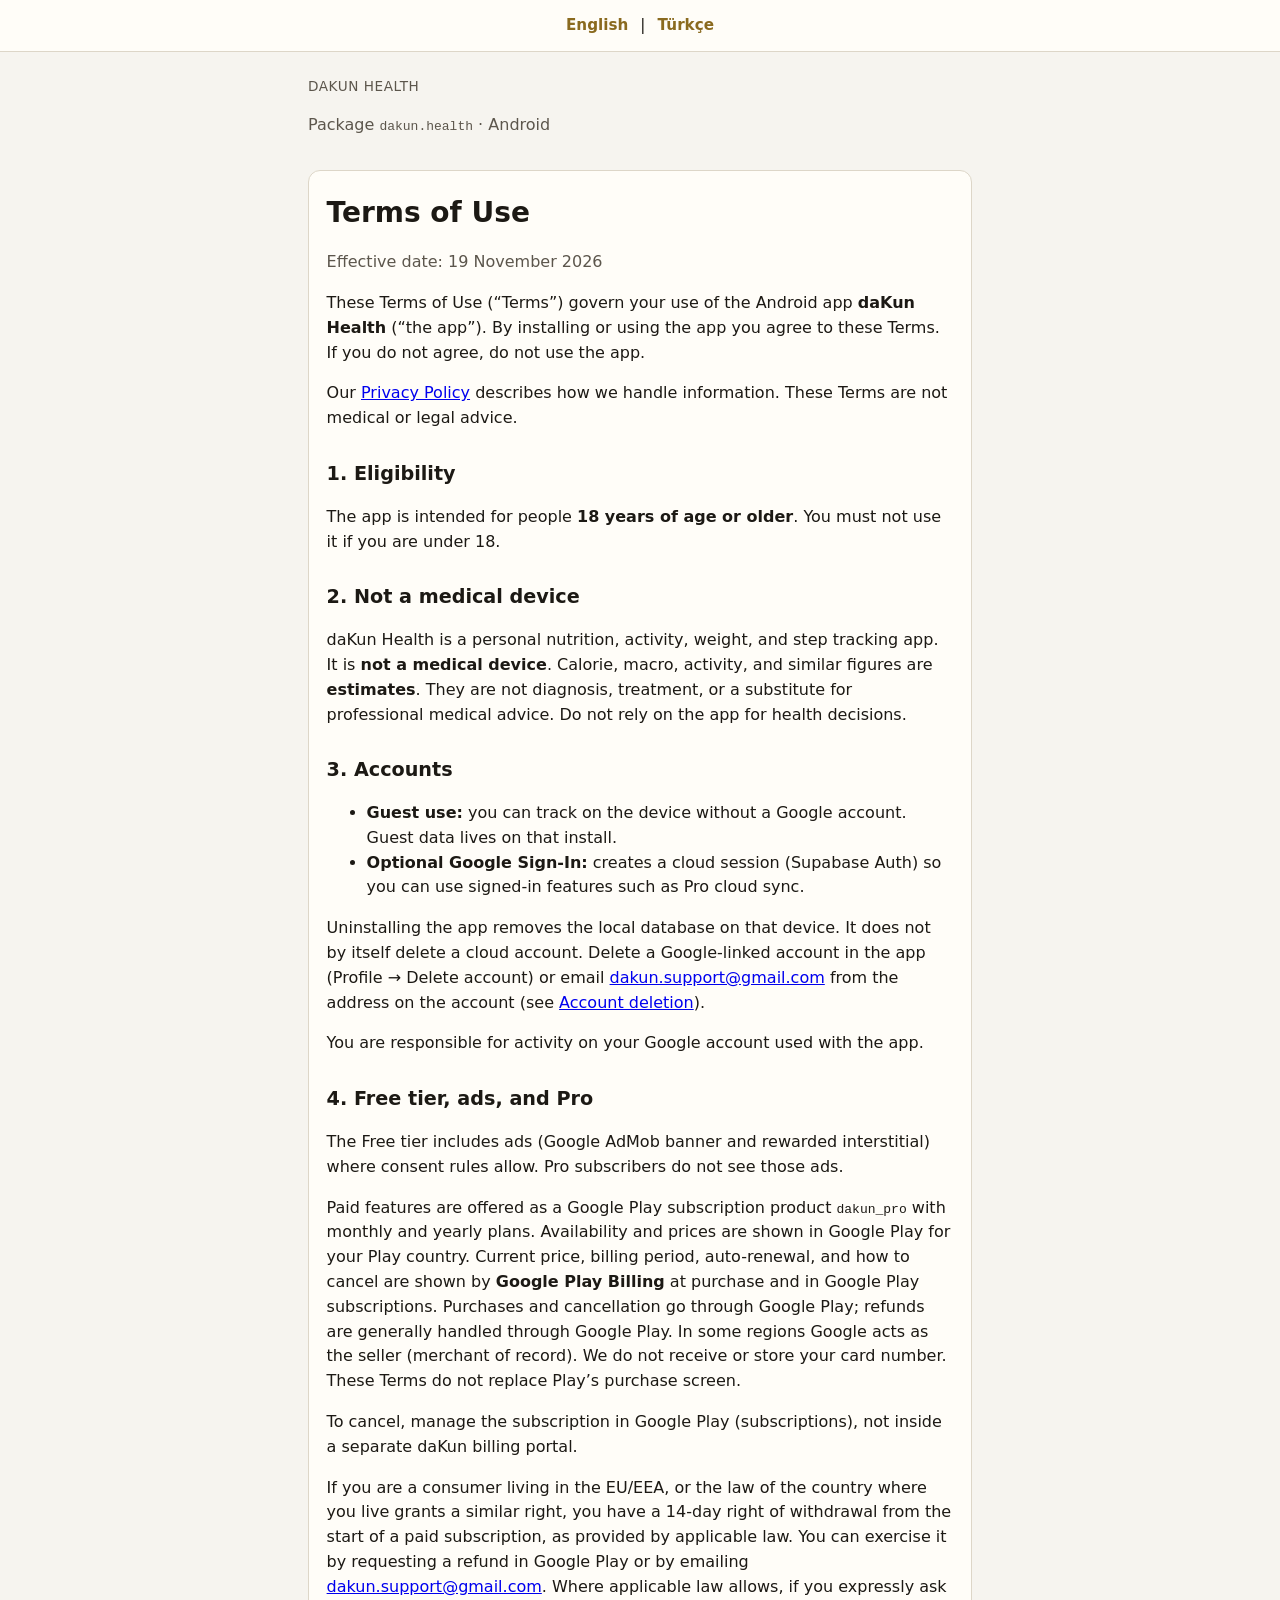
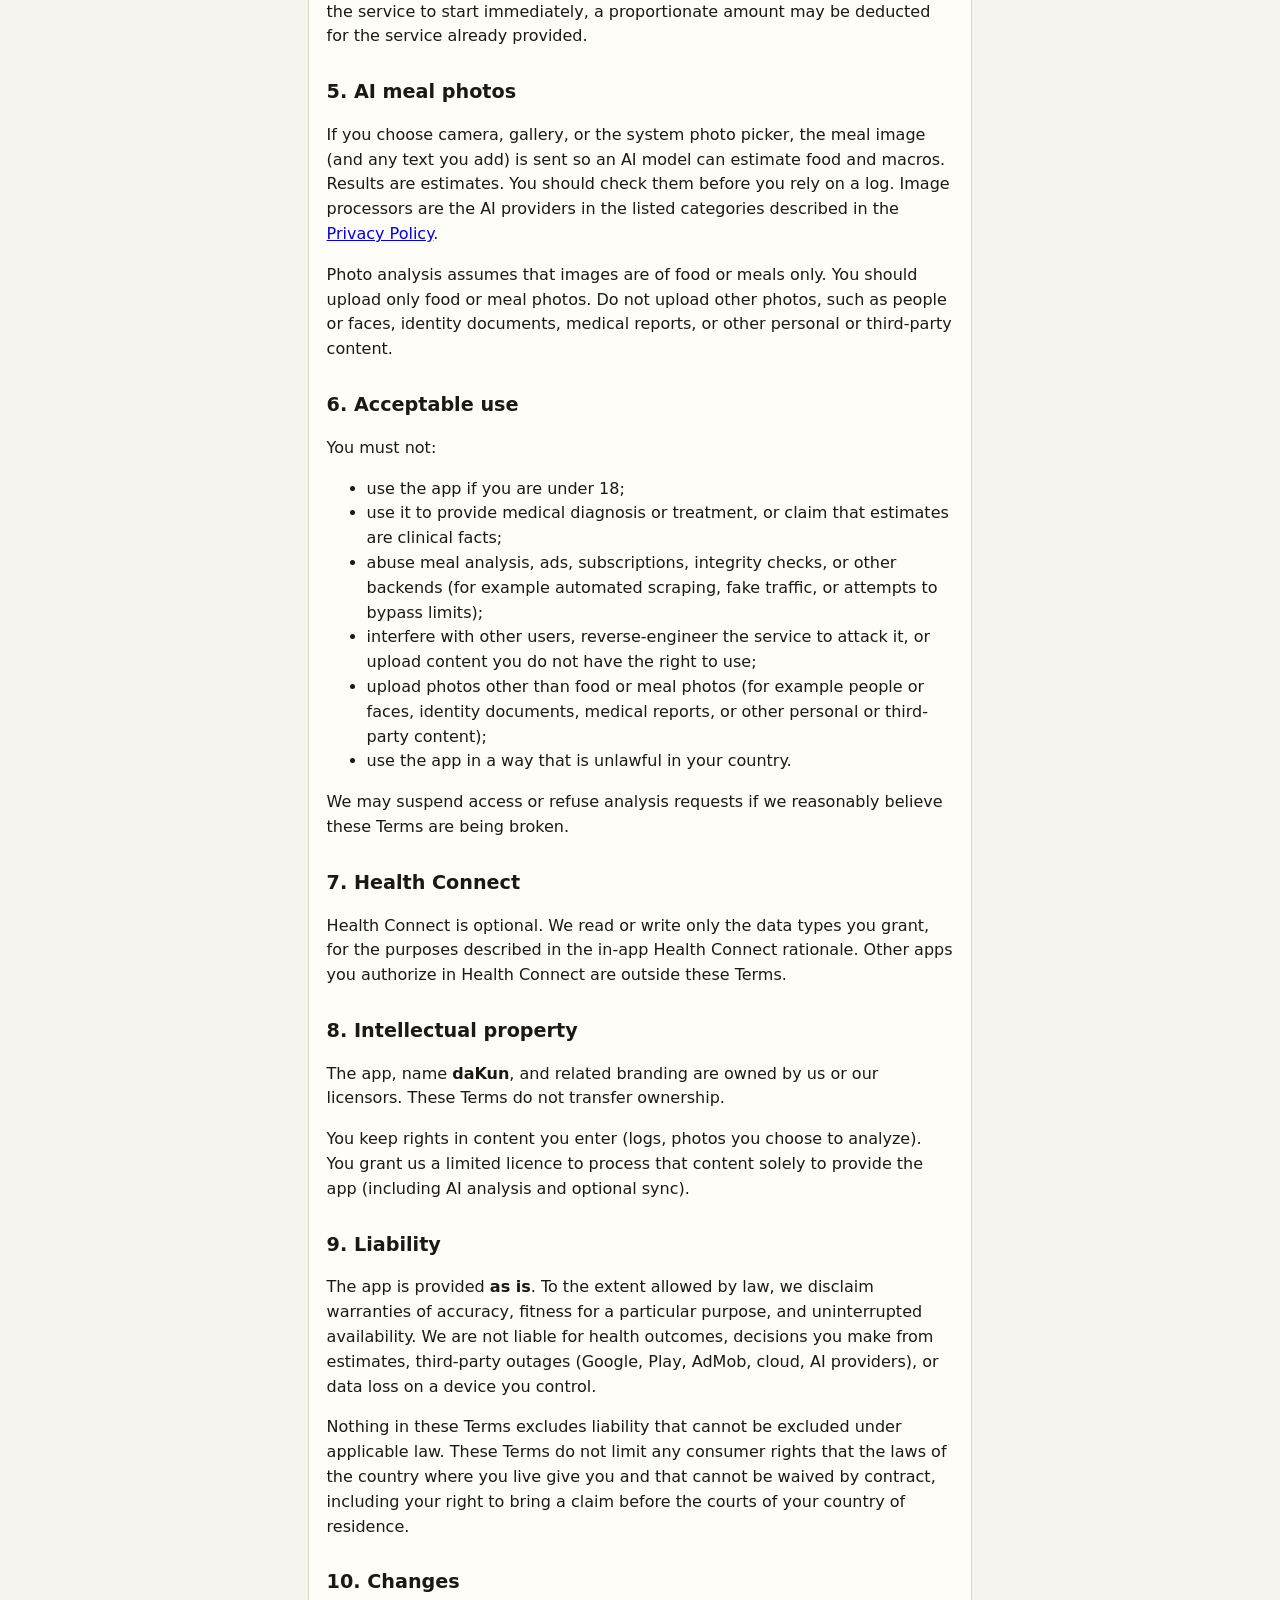
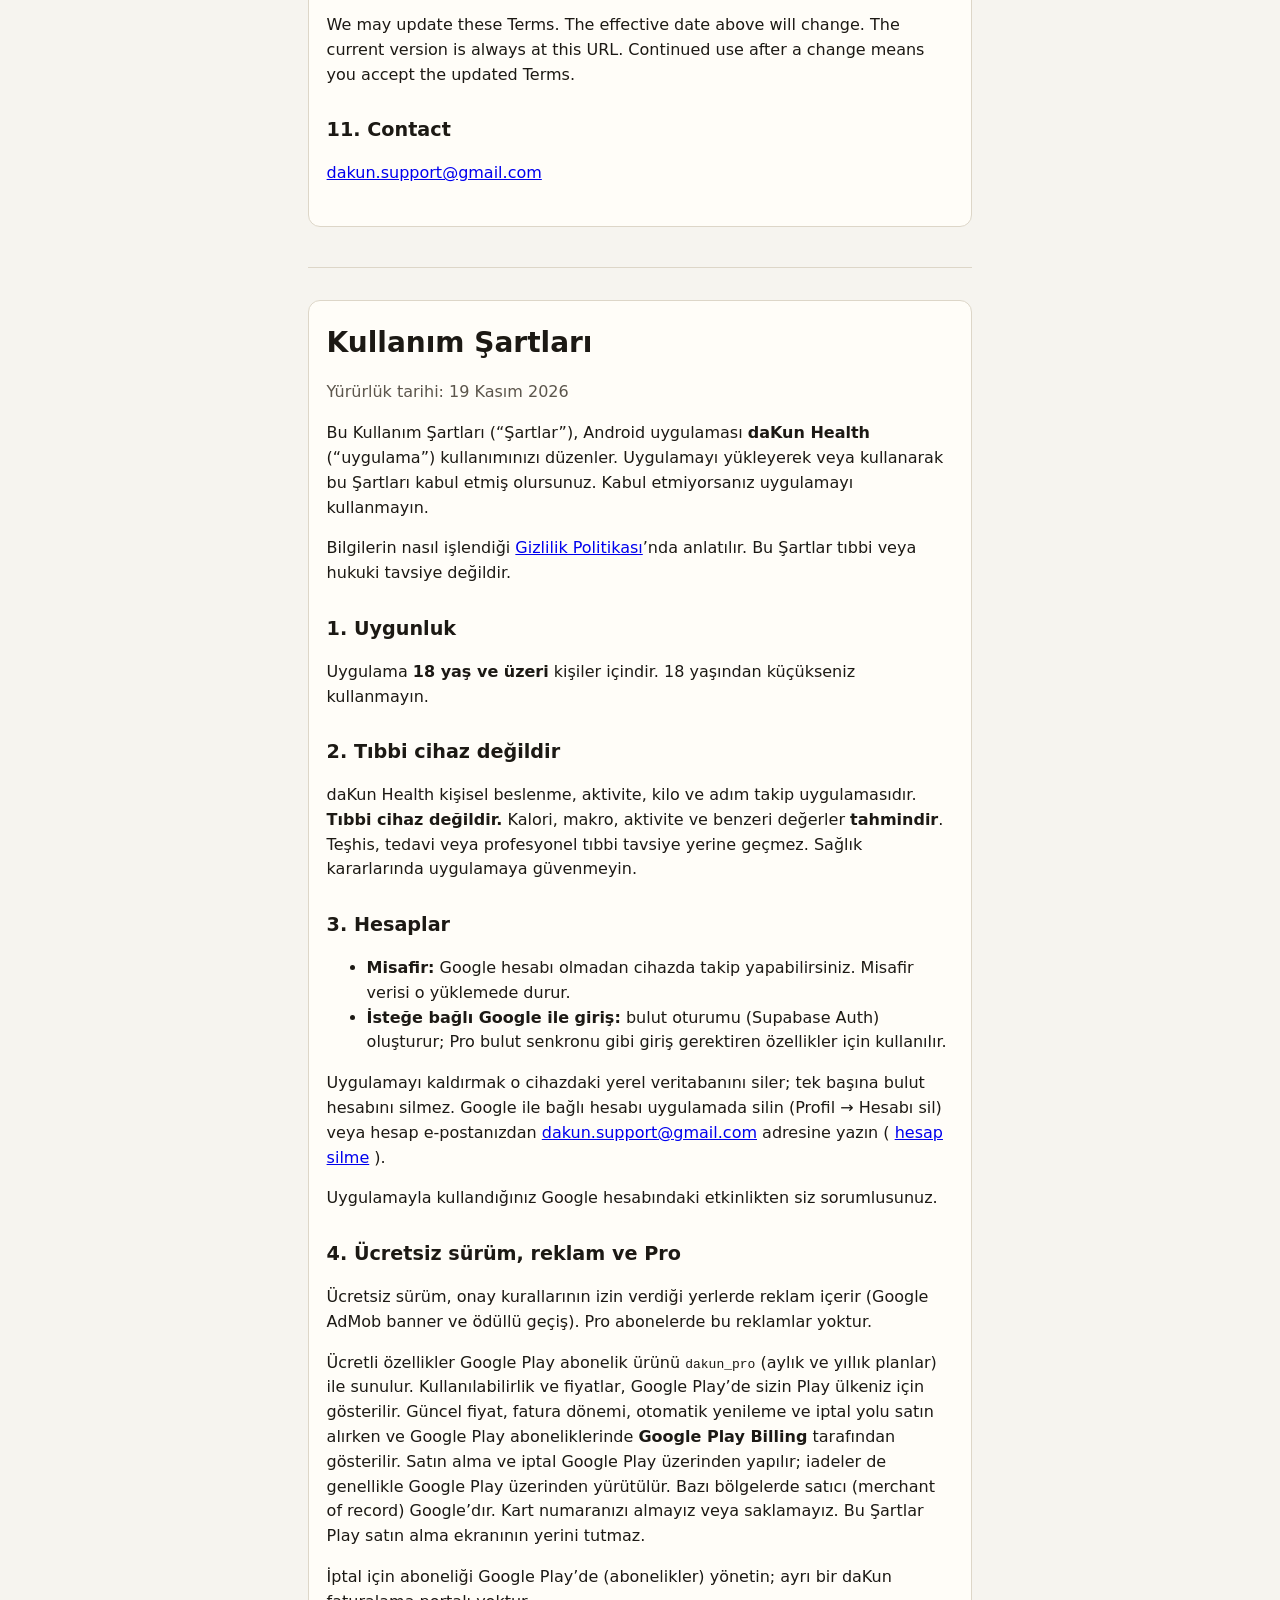
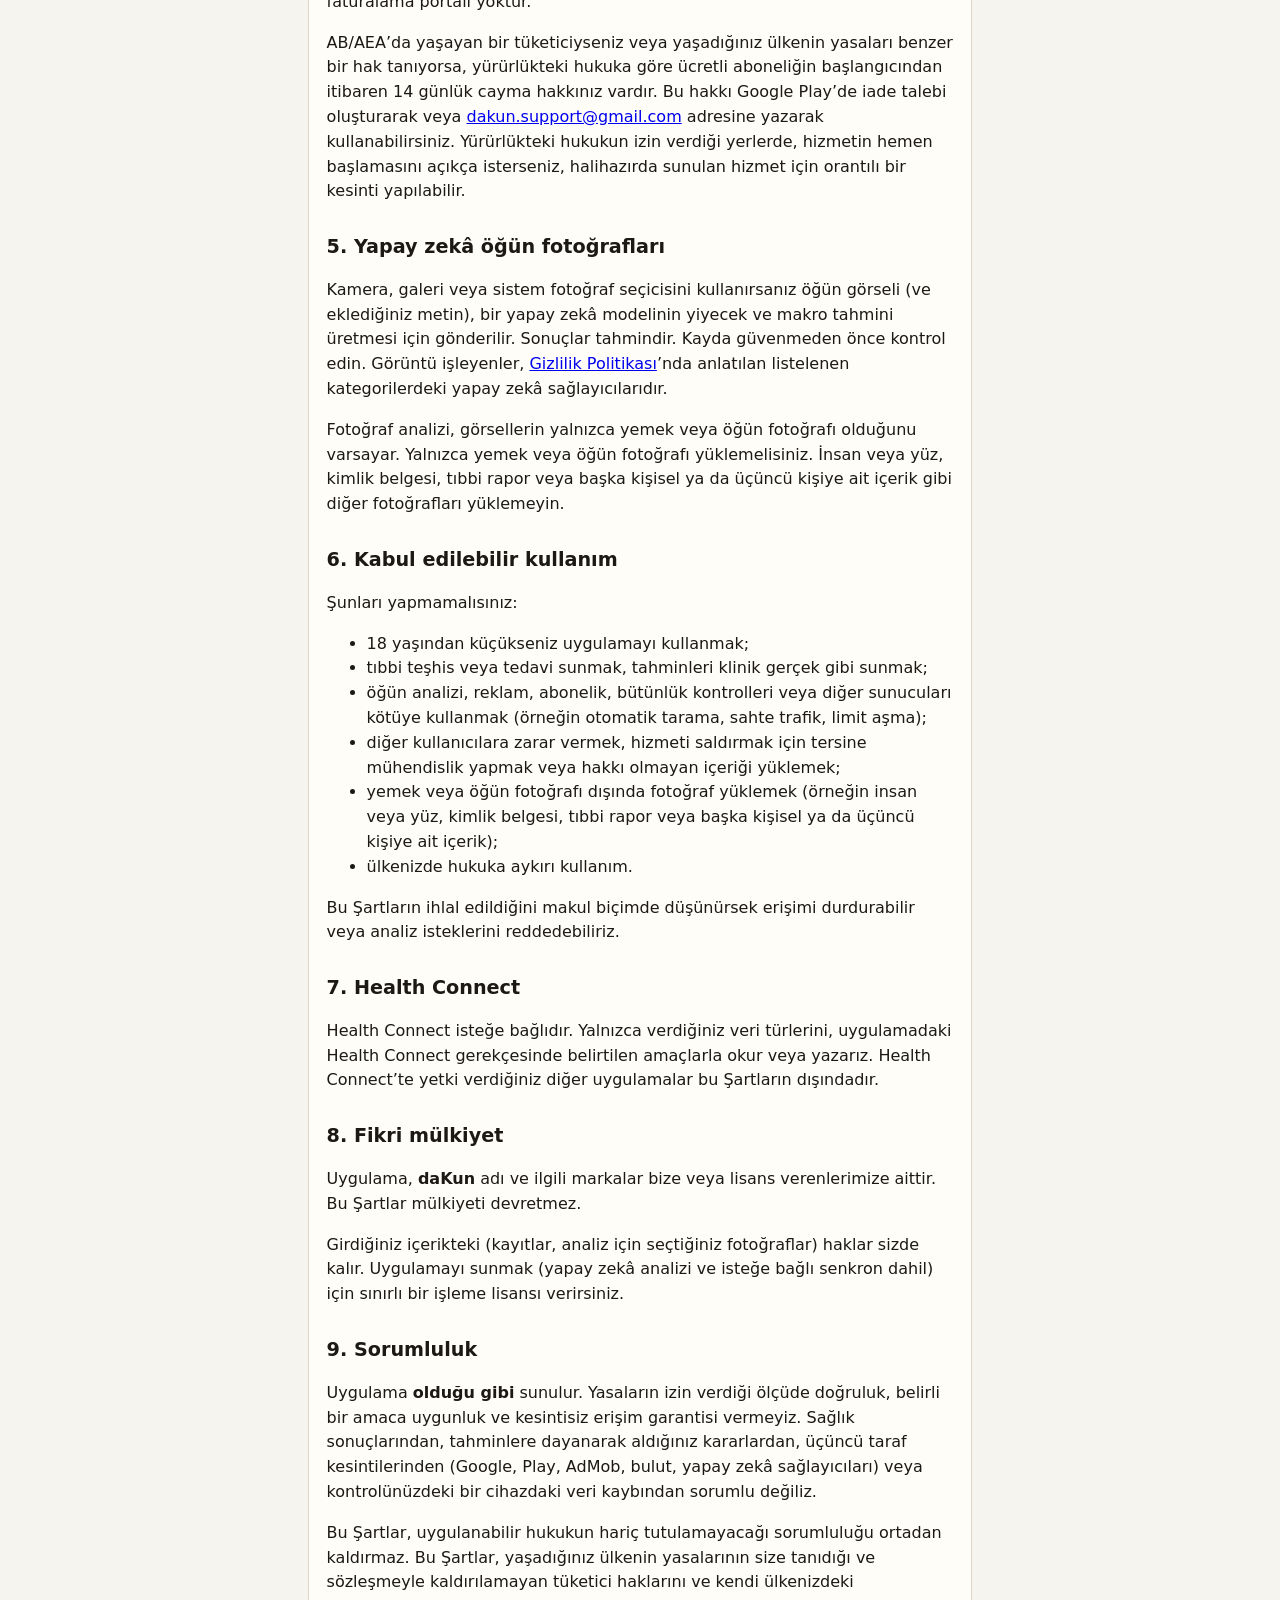
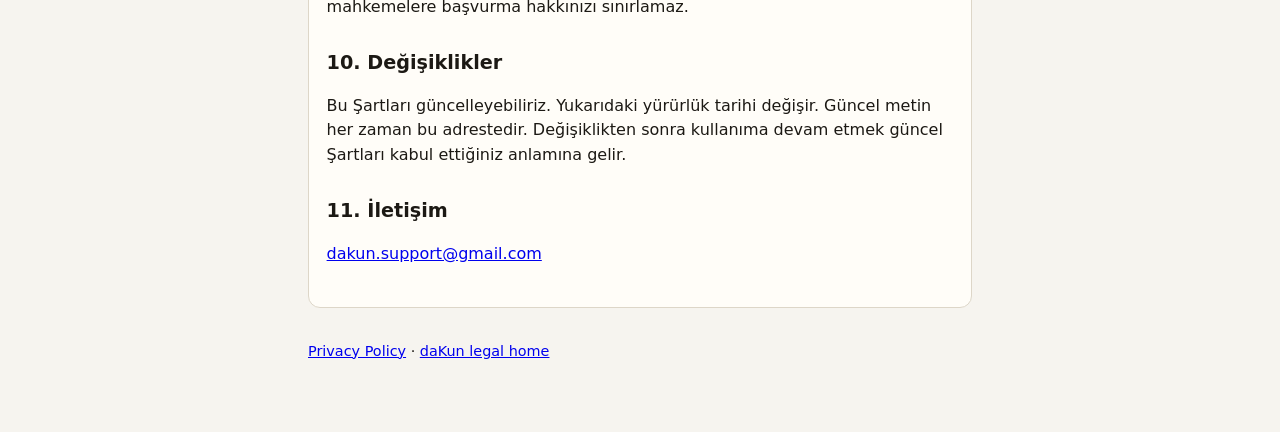
<file: health/terms.html>
<!DOCTYPE html>
<html lang="en">
  <head>
    <meta charset="utf-8" />
    <meta name="viewport" content="width=device-width, initial-scale=1" />
    <title>daKun Health — Terms of Use</title>
    <link rel="stylesheet" href="../assets/legal.css" />
  </head>
  <body>
    <nav class="lang-nav" aria-label="Language">
      <a href="#en">English</a>
      <span aria-hidden="true">|</span>
      <a href="#tr">Türkçe</a>
    </nav>
    <main class="wrap">
      <p class="site-kicker">daKun Health</p>
      <p class="muted">Package <code>dakun.health</code> · Android</p>

      <section id="en" lang="en">
        <h1>Terms of Use</h1>
        <p class="effective">Effective date: 19 November 2026</p>
        <p>
          These Terms of Use (“Terms”) govern your use of the Android app
          <strong>daKun Health</strong> (“the app”). By installing or using the
          app you agree to these Terms. If you do not agree, do not use the
          app.
        </p>
        <p>
          Our
          <a href="privacy.html">Privacy Policy</a>
          describes how we handle information. These Terms are not medical or
          legal advice.
        </p>

        <h2>1. Eligibility</h2>
        <p>
          The app is intended for people
          <strong>18 years of age or older</strong>. You must not use it if you
          are under 18.
        </p>

        <h2>2. Not a medical device</h2>
        <p>
          daKun Health is a personal nutrition, activity, weight, and step
          tracking app. It is <strong>not a medical device</strong>. Calorie,
          macro, activity, and similar figures are
          <strong>estimates</strong>. They are not diagnosis, treatment, or a
          substitute for professional medical advice. Do not rely on the app
          for health decisions.
        </p>

        <h2>3. Accounts</h2>
        <ul>
          <li>
            <strong>Guest use:</strong> you can track on the device without a
            Google account. Guest data lives on that install.
          </li>
          <li>
            <strong>Optional Google Sign-In:</strong> creates a cloud session
            (Supabase Auth) so you can use signed-in features such as Pro
            cloud sync.
          </li>
        </ul>
        <p>
          Uninstalling the app removes the local database on that device. It
          does not by itself delete a cloud account. Delete a Google-linked
          account in the app (Profile → Delete account) or email
          <a href="mailto:dakun.support@gmail.com">dakun.support@gmail.com</a>
          from the address on the account (see
          <a href="account-deletion.html">Account deletion</a>).
        </p>
        <p>
          You are responsible for activity on your Google account used with the
          app.
        </p>

        <h2>4. Free tier, ads, and Pro</h2>
        <p>
          The Free tier includes ads (Google AdMob banner and rewarded
          interstitial) where consent rules allow. Pro subscribers do not see
          those ads.
        </p>
        <p>
          Paid features are offered as a Google Play subscription product
          <code>dakun_pro</code> with monthly and yearly plans. Availability
          and prices are shown in Google Play for your Play country. Current
          price, billing period, auto-renewal, and how to cancel are shown by
          <strong>Google Play Billing</strong> at purchase and in Google Play
          subscriptions. Purchases and cancellation go through Google Play;
          refunds are generally handled through Google Play. In some regions
          Google acts as the seller (merchant of
          record). We do not receive or store your card number. These Terms
          do not replace Play’s purchase screen.
        </p>
        <p>
          To cancel, manage the subscription in Google Play (subscriptions),
          not inside a separate daKun billing portal.
        </p>
        <p>
          If you are a consumer living in the EU/EEA, or the law of the
          country where you live grants a similar right, you have a 14-day
          right of withdrawal from
          the start of a paid subscription, as provided by applicable law. You
          can exercise it by requesting a refund in Google Play or by emailing
          <a href="mailto:dakun.support@gmail.com">dakun.support@gmail.com</a>.
          Where applicable law allows, if you expressly ask the service to
          start immediately, a proportionate amount may be deducted for the
          service already provided.
        </p>

        <h2>5. AI meal photos</h2>
        <p>
          If you choose camera, gallery, or the system photo picker, the meal
          image (and any text you add) is sent so an AI model can estimate food
          and macros. Results are estimates. You should check them before you
          rely on a log. Image processors are the AI providers in the listed
          categories described in the
          <a href="privacy.html">Privacy Policy</a>.
        </p>
        <p>
          Photo analysis assumes that images are of food or meals only. You
          should upload only food or meal photos. Do not upload other photos,
          such as people or faces, identity documents, medical reports, or
          other personal or third-party content.
        </p>

        <h2>6. Acceptable use</h2>
        <p>You must not:</p>
        <ul>
          <li>use the app if you are under 18;</li>
          <li>
            use it to provide medical diagnosis or treatment, or claim that
            estimates are clinical facts;
          </li>
          <li>
            abuse meal analysis, ads, subscriptions, integrity checks, or
            other backends (for example automated scraping, fake traffic, or
            attempts to bypass limits);
          </li>
          <li>
            interfere with other users, reverse-engineer the service to attack
            it, or upload content you do not have the right to use;
          </li>
          <li>
            upload photos other than food or meal photos (for example people
            or faces, identity documents, medical reports, or other personal
            or third-party content);
          </li>
          <li>use the app in a way that is unlawful in your country.</li>
        </ul>
        <p>
          We may suspend access or refuse analysis requests if we reasonably
          believe these Terms are being broken.
        </p>

        <h2>7. Health Connect</h2>
        <p>
          Health Connect is optional. We read or write only the data types you
          grant, for the purposes described in the in-app Health Connect
          rationale. Other apps you authorize in Health Connect are outside
          these Terms.
        </p>

        <h2>8. Intellectual property</h2>
        <p>
          The app, name <strong>daKun</strong>, and related branding are owned
          by us or our licensors. These Terms do not transfer ownership.
        </p>
        <p>
          You keep rights in content you enter (logs, photos you choose to
          analyze). You grant us a limited licence to process that content
          solely to provide the app (including AI analysis and optional
          sync).
        </p>

        <h2>9. Liability</h2>
        <p>
          The app is provided <strong>as is</strong>. To the extent allowed by
          law, we disclaim warranties of accuracy, fitness for a particular
          purpose, and uninterrupted availability. We are not liable for
          health outcomes, decisions you make from estimates, third-party
          outages (Google, Play, AdMob, cloud, AI providers), or data loss on
          a device you control.
        </p>
        <p>
          Nothing in these Terms excludes liability that cannot be excluded
          under applicable law. These Terms do not limit any consumer rights
          that the laws of the country where you live give you and that cannot
          be waived by contract, including your right to bring a claim before
          the courts of your country of residence.
        </p>

        <h2>10. Changes</h2>
        <p>
          We may update these Terms. The effective date above will change. The
          current version is always at this URL. Continued use after a change
          means you accept the updated Terms.
        </p>

        <h2>11. Contact</h2>
        <p>
          <a href="mailto:dakun.support@gmail.com">dakun.support@gmail.com</a>
        </p>
      </section>

      <hr class="lang-split" />

      <section id="tr" lang="tr">
        <h1>Kullanım Şartları</h1>
        <p class="effective">Yürürlük tarihi: 19 Kasım 2026</p>
        <p>
          Bu Kullanım Şartları (“Şartlar”), Android uygulaması
          <strong>daKun Health</strong> (“uygulama”) kullanımınızı düzenler.
          Uygulamayı yükleyerek veya kullanarak bu Şartları kabul etmiş
          olursunuz. Kabul etmiyorsanız uygulamayı kullanmayın.
        </p>
        <p>
          Bilgilerin nasıl işlendiği
          <a href="privacy.html">Gizlilik Politikası</a>’nda anlatılır. Bu
          Şartlar tıbbi veya hukuki tavsiye değildir.
        </p>

        <h2>1. Uygunluk</h2>
        <p>
          Uygulama <strong>18 yaş ve üzeri</strong> kişiler içindir. 18
          yaşından küçükseniz kullanmayın.
        </p>

        <h2>2. Tıbbi cihaz değildir</h2>
        <p>
          daKun Health kişisel beslenme, aktivite, kilo ve adım takip
          uygulamasıdır. <strong>Tıbbi cihaz değildir.</strong> Kalori, makro,
          aktivite ve benzeri değerler <strong>tahmindir</strong>. Teşhis,
          tedavi veya profesyonel tıbbi tavsiye yerine geçmez. Sağlık
          kararlarında uygulamaya güvenmeyin.
        </p>

        <h2>3. Hesaplar</h2>
        <ul>
          <li>
            <strong>Misafir:</strong> Google hesabı olmadan cihazda takip
            yapabilirsiniz. Misafir verisi o yüklemede durur.
          </li>
          <li>
            <strong>İsteğe bağlı Google ile giriş:</strong> bulut oturumu
            (Supabase Auth) oluşturur; Pro bulut senkronu gibi giriş gerektiren
            özellikler için kullanılır.
          </li>
        </ul>
        <p>
          Uygulamayı kaldırmak o cihazdaki yerel veritabanını siler; tek başına
          bulut hesabını silmez. Google ile bağlı hesabı uygulamada silin
          (Profil → Hesabı sil) veya hesap e-postanızdan
          <a href="mailto:dakun.support@gmail.com">dakun.support@gmail.com</a>
          adresine yazın (
          <a href="account-deletion.html">hesap silme</a>
          ).
        </p>
        <p>
          Uygulamayla kullandığınız Google hesabındaki etkinlikten siz
          sorumlusunuz.
        </p>

        <h2>4. Ücretsiz sürüm, reklam ve Pro</h2>
        <p>
          Ücretsiz sürüm, onay kurallarının izin verdiği yerlerde reklam
          içerir (Google AdMob banner ve ödüllü geçiş). Pro abonelerde bu
          reklamlar yoktur.
        </p>
        <p>
          Ücretli özellikler Google Play abonelik ürünü
          <code>dakun_pro</code> (aylık ve yıllık planlar) ile sunulur.
          Kullanılabilirlik ve fiyatlar, Google Play’de sizin Play ülkeniz
          için gösterilir. Güncel fiyat, fatura dönemi, otomatik yenileme ve
          iptal yolu satın alırken ve Google Play aboneliklerinde
          <strong>Google Play Billing</strong> tarafından gösterilir. Satın
          alma ve iptal Google Play üzerinden yapılır; iadeler de genellikle
          Google Play üzerinden yürütülür. Bazı bölgelerde
          satıcı (merchant of record) Google’dır. Kart numaranızı almayız veya
          saklamayız. Bu Şartlar Play satın alma ekranının yerini tutmaz.
        </p>
        <p>
          İptal için aboneliği Google Play’de (abonelikler) yönetin; ayrı bir
          daKun faturalama portalı yoktur.
        </p>
        <p>
          AB/AEA’da yaşayan bir tüketiciyseniz veya yaşadığınız ülkenin
          yasaları benzer bir hak tanıyorsa, yürürlükteki hukuka göre ücretli
          aboneliğin başlangıcından itibaren 14 günlük cayma hakkınız vardır.
          Bu hakkı Google Play’de iade talebi oluşturarak veya
          <a href="mailto:dakun.support@gmail.com">dakun.support@gmail.com</a>
          adresine yazarak kullanabilirsiniz. Yürürlükteki hukukun izin
          verdiği yerlerde, hizmetin hemen başlamasını açıkça isterseniz,
          halihazırda sunulan hizmet için orantılı bir kesinti yapılabilir.
        </p>

        <h2>5. Yapay zekâ öğün fotoğrafları</h2>
        <p>
          Kamera, galeri veya sistem fotoğraf seçicisini kullanırsanız öğün
          görseli (ve eklediğiniz metin), bir yapay zekâ modelinin yiyecek ve
          makro tahmini üretmesi için gönderilir. Sonuçlar tahmindir. Kayda
          güvenmeden önce kontrol edin. Görüntü işleyenler,
          <a href="privacy.html">Gizlilik Politikası</a>’nda anlatılan
          listelenen kategorilerdeki yapay zekâ sağlayıcılarıdır.
        </p>
        <p>
          Fotoğraf analizi, görsellerin yalnızca yemek veya öğün fotoğrafı
          olduğunu varsayar. Yalnızca yemek veya öğün fotoğrafı
          yüklemelisiniz. İnsan veya yüz, kimlik belgesi, tıbbi rapor veya
          başka kişisel ya da üçüncü kişiye ait içerik gibi diğer fotoğrafları
          yüklemeyin.
        </p>

        <h2>6. Kabul edilebilir kullanım</h2>
        <p>Şunları yapmamalısınız:</p>
        <ul>
          <li>18 yaşından küçükseniz uygulamayı kullanmak;</li>
          <li>
            tıbbi teşhis veya tedavi sunmak, tahminleri klinik gerçek gibi
            sunmak;
          </li>
          <li>
            öğün analizi, reklam, abonelik, bütünlük kontrolleri veya diğer
            sunucuları kötüye kullanmak (örneğin otomatik tarama, sahte trafik,
            limit aşma);
          </li>
          <li>
            diğer kullanıcılara zarar vermek, hizmeti saldırmak için tersine
            mühendislik yapmak veya hakkı olmayan içeriği yüklemek;
          </li>
          <li>
            yemek veya öğün fotoğrafı dışında fotoğraf yüklemek (örneğin insan
            veya yüz, kimlik belgesi, tıbbi rapor veya başka kişisel ya da
            üçüncü kişiye ait içerik);
          </li>
          <li>ülkenizde hukuka aykırı kullanım.</li>
        </ul>
        <p>
          Bu Şartların ihlal edildiğini makul biçimde düşünürsek erişimi
          durdurabilir veya analiz isteklerini reddedebiliriz.
        </p>

        <h2>7. Health Connect</h2>
        <p>
          Health Connect isteğe bağlıdır. Yalnızca verdiğiniz veri türlerini,
          uygulamadaki Health Connect gerekçesinde belirtilen amaçlarla okur
          veya yazarız. Health Connect’te yetki verdiğiniz diğer uygulamalar
          bu Şartların dışındadır.
        </p>

        <h2>8. Fikri mülkiyet</h2>
        <p>
          Uygulama, <strong>daKun</strong> adı ve ilgili markalar bize veya
          lisans verenlerimize aittir. Bu Şartlar mülkiyeti devretmez.
        </p>
        <p>
          Girdiğiniz içerikteki (kayıtlar, analiz için seçtiğiniz fotoğraflar)
          haklar sizde kalır. Uygulamayı sunmak (yapay zekâ analizi ve isteğe
          bağlı senkron dahil) için sınırlı bir işleme lisansı verirsiniz.
        </p>

        <h2>9. Sorumluluk</h2>
        <p>
          Uygulama <strong>olduğu gibi</strong> sunulur. Yasaların izin
          verdiği ölçüde doğruluk, belirli bir amaca uygunluk ve kesintisiz
          erişim garantisi vermeyiz. Sağlık sonuçlarından, tahminlere
          dayanarak aldığınız kararlardan, üçüncü taraf kesintilerinden
          (Google, Play, AdMob, bulut, yapay zekâ sağlayıcıları) veya
          kontrolünüzdeki bir cihazdaki veri kaybından sorumlu değiliz.
        </p>
        <p>
          Bu Şartlar, uygulanabilir hukukun hariç tutulamayacağı sorumluluğu
          ortadan kaldırmaz. Bu Şartlar, yaşadığınız ülkenin yasalarının size
          tanıdığı ve sözleşmeyle kaldırılamayan tüketici haklarını ve kendi
          ülkenizdeki mahkemelere başvurma hakkınızı sınırlamaz.
        </p>

        <h2>10. Değişiklikler</h2>
        <p>
          Bu Şartları güncelleyebiliriz. Yukarıdaki yürürlük tarihi değişir.
          Güncel metin her zaman bu adrestedir. Değişiklikten sonra kullanıma
          devam etmek güncel Şartları kabul ettiğiniz anlamına gelir.
        </p>

        <h2>11. İletişim</h2>
        <p>
          <a href="mailto:dakun.support@gmail.com">dakun.support@gmail.com</a>
        </p>
      </section>

      <footer>
        <p>
          <a href="privacy.html">Privacy Policy</a>
          ·
          <a href="../index.html">daKun legal home</a>
        </p>
      </footer>
    </main>
  </body>
</html>
</file>
<file: assets/legal.css>
:root {
  --bg: #f6f4ef;
  --surface: #fffdf8;
  --ink: #1c1914;
  --muted: #5c564c;
  --line: #ddd6c8;
  --accent: #8a6a1f;
  --nav-h: 3.25rem;
  --max: 44rem;
}

* {
  box-sizing: border-box;
}

html {
  scroll-behavior: smooth;
}

body {
  margin: 0;
  font-family: "Segoe UI", system-ui, -apple-system, sans-serif;
  background: var(--bg);
  color: var(--ink);
  line-height: 1.55;
}

.lang-nav {
  position: sticky;
  top: 0;
  z-index: 10;
  display: flex;
  gap: 0.75rem;
  align-items: center;
  justify-content: center;
  height: var(--nav-h);
  background: var(--surface);
  border-bottom: 1px solid var(--line);
  font-size: 0.95rem;
}

.lang-nav a {
  color: var(--accent);
  font-weight: 600;
  text-decoration: none;
}

.lang-nav a:hover,
.lang-nav a:focus-visible {
  text-decoration: underline;
}

.wrap {
  max-width: var(--max);
  margin: 0 auto;
  padding: 1.5rem 1.25rem 3.5rem;
}

.site-kicker {
  margin: 0 0 0.35rem;
  color: var(--muted);
  font-size: 0.85rem;
  letter-spacing: 0.04em;
  text-transform: uppercase;
}

h1 {
  margin: 0 0 0.5rem;
  font-size: 1.75rem;
  font-weight: 700;
}

h2 {
  margin: 1.75rem 0 0.6rem;
  font-size: 1.2rem;
}

p,
li {
  color: var(--ink);
}

.muted,
.effective {
  color: var(--muted);
}

section[id="en"],
section[id="tr"] {
  scroll-margin-top: calc(var(--nav-h) + 0.75rem);
  margin-top: 2rem;
  padding: 1.25rem 1.1rem 1.5rem;
  background: var(--surface);
  border: 1px solid var(--line);
  border-radius: 12px;
}

section:target {
  outline: 2px solid var(--accent);
  outline-offset: 2px;
}

table {
  width: 100%;
  border-collapse: collapse;
  font-size: 0.95rem;
  margin: 0.75rem 0 1rem;
}

th,
td {
  text-align: left;
  vertical-align: top;
  padding: 0.5rem 0.6rem;
  border: 1px solid var(--line);
}

th {
  background: var(--bg);
}

.app-list {
  list-style: none;
  padding: 0;
}

.app-list a {
  color: var(--accent);
  font-weight: 600;
}

hr.lang-split {
  border: 0;
  border-top: 1px solid var(--line);
  margin: 2.5rem 0 0;
}

footer {
  margin-top: 2rem;
  color: var(--muted);
  font-size: 0.9rem;
}

h3 {
  margin: 1.25rem 0 0.5rem;
  font-size: 1.05rem;
}

h2[id],
h3[id],
.consent-block {
  scroll-margin-top: calc(var(--nav-h) + 0.75rem);
}

.consent-block {
  margin: 1.25rem 0 0.5rem;
  padding: 0.75rem 0.9rem 1rem;
  border: 1px solid var(--line);
  border-radius: 8px;
}

.consent-block:target {
  outline: 2px solid var(--accent);
  outline-offset: 2px;
}
</file>
